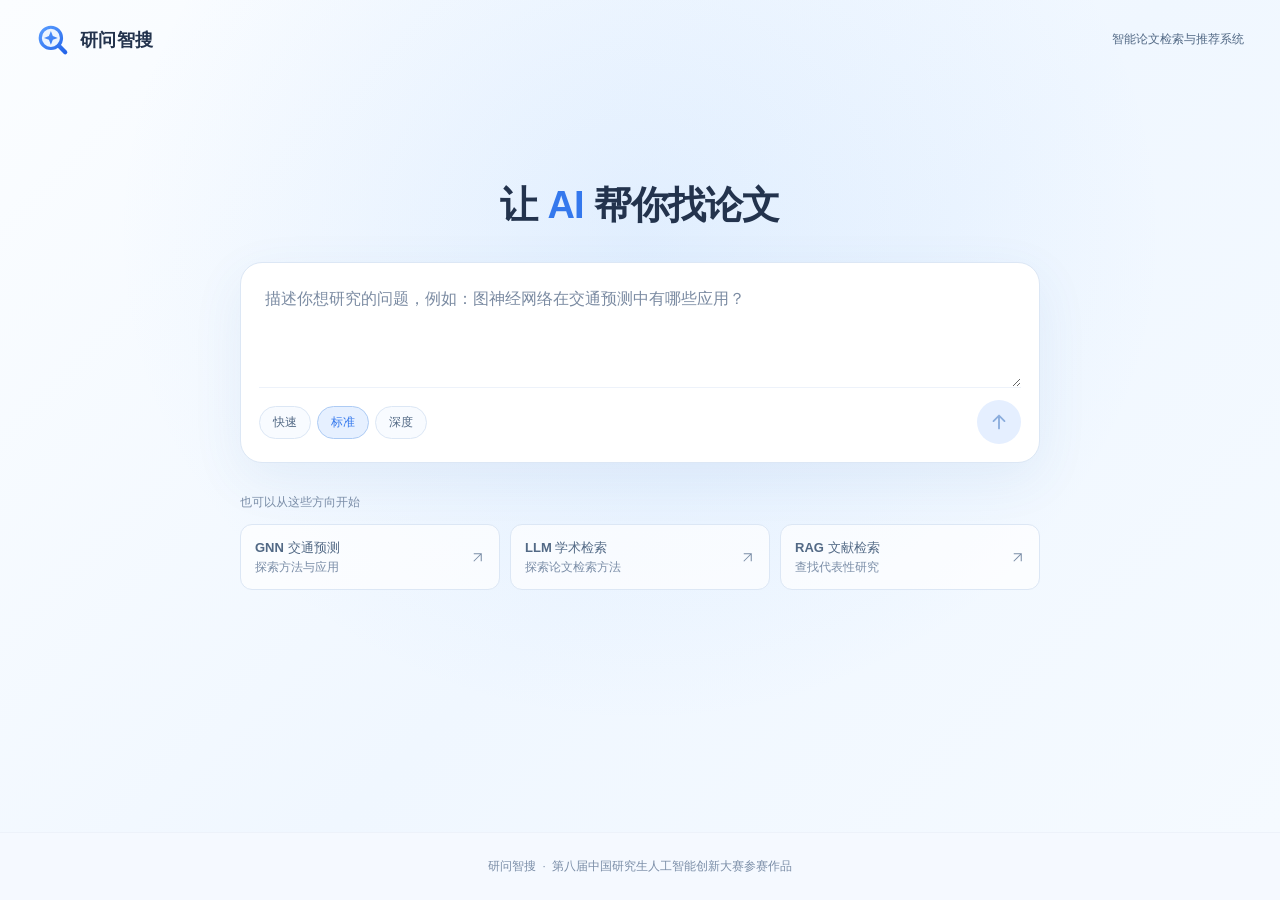
<file: frontend/index.html>
<!doctype html>
<html lang="zh-CN">
<head>
  <meta charset="utf-8" />
  <meta name="viewport" content="width=device-width, initial-scale=1" />
  <title>研问智搜——智能论文检索与推荐系统</title>
  <style>
    /* ── Design tokens ── */
    :root {
      --bg:           #050c1a;
      --card:         rgba(14,26,62,0.90);
      --card2:        rgba(16,32,68,0.78);
      --border:       rgba(56,189,248,0.15);
      --border-h:     rgba(56,189,248,0.32);
      --cyan:         #38bdf8;
      --cyan2:        rgba(56,189,248,0.80);
      --blue:         #3b82f6;
      --purple:       #8b5cf6;
      --green:        #10b981;
      --amber:        #f59e0b;
      --red:          #ef4444;
      --text:         #e2e8f0;
      --text2:        #94a3b8;
      --muted:        #475569;
      --r:            14px;
      --r-sm:         10px;
      --r-xs:         7px;
      --shadow:       0 4px 24px rgba(0,0,0,.42), inset 0 1px 0 rgba(255,255,255,.03);
      --shadow-h:     0 8px 40px rgba(0,0,0,.55), 0 0 0 1px rgba(56,189,248,.20);
    }

    /* ── Reset ── */
    *, *::before, *::after { box-sizing: border-box; margin: 0; padding: 0; }
    html { scroll-behavior: smooth; }
    body {
      font-family: -apple-system, BlinkMacSystemFont, "Segoe UI", "Microsoft YaHei", "PingFang SC", sans-serif;
      background: var(--bg);
      color: var(--text);
      line-height: 1.6;
      min-height: 100vh;
      overflow-x: hidden;
    }
    a { color: var(--cyan); text-decoration: none; }
    a:hover { color: #7dd3fc; text-decoration: underline; }
    .hidden { display:none !important; }

    /* ── Background grid + orbs ── */
    body::before {
      content: '';
      position: fixed; inset: 0; z-index: 0; pointer-events: none;
      background-image:
        linear-gradient(rgba(56,189,248,.04) 1px, transparent 1px),
        linear-gradient(90deg, rgba(56,189,248,.04) 1px, transparent 1px);
      background-size: 52px 52px;
    }
    .bg-orbs { position: fixed; inset: 0; z-index: 0; pointer-events: none; overflow: hidden; }
    .orb { position: absolute; border-radius: 50%; filter: blur(80px); }
    .orb1 { width:640px; height:640px; top:-220px; right:-160px;
             background: radial-gradient(circle, rgba(56,189,248,.13) 0%, transparent 70%); }
    .orb2 { width:520px; height:520px; bottom:-160px; left:-120px;
             background: radial-gradient(circle, rgba(139,92,246,.11) 0%, transparent 70%); }
    .orb3 { width:420px; height:420px; top:42%; left:38%;
             background: radial-gradient(circle, rgba(16,185,129,.07) 0%, transparent 70%); }

    /* 首页采用单列输入布局；结果区沿用现有样式与单页浏览方式。 */
    .hero { position:relative; z-index:1; min-height:calc(100svh - 68px); padding:0 36px 48px; background:linear-gradient(135deg,#fcfaff 0%,#f5f7ff 55%,#faf7ff 100%); }
    .hero::before { content:''; position:absolute; inset:0; pointer-events:none; background:radial-gradient(ellipse at 50% 28%,rgba(167,139,250,.10),transparent 58%); }
    .hero-topbar { position:relative; z-index:1; max-width:1440px; height:80px; margin:auto; display:flex; align-items:center; justify-content:space-between; gap:16px; }
    .brand { display:flex; align-items:center; gap:10px; }
    .brand-icon { width:34px; height:34px; display:block; flex-shrink:0; }
    .brand-name { color:#302440; font-size:18px; font-weight:650; letter-spacing:.3px; }
    .brand-en { color:#81748f; font-size:12px; }
    .hero-inner { position:relative; z-index:2; width:100%; max-width:800px; margin:clamp(44px,11vh,120px) auto 0; }
    .welcome { text-align:center; }
    .welcome-title { color:#30253f; font-size:clamp(28px,3vw,38px); font-weight:650; letter-spacing:-.8px; line-height:1.4; }
    .welcome-accent { color:#8050db; }
    .sr-only { position:absolute; width:1px; height:1px; padding:0; margin:-1px; overflow:hidden; clip:rect(0,0,0,0); white-space:nowrap; border:0; }
    .search-composer { margin-top:30px; padding:18px; border:1px solid #e4ddee; border-radius:22px; background:#fff; box-shadow:0 16px 52px rgba(103,75,157,.08); transition:border-color .2s,box-shadow .2s; }
    .search-composer:focus-within { border-color:#b99ae9; box-shadow:0 16px 52px rgba(103,75,157,.10),0 0 0 3px rgba(167,139,250,.10); }
    .search-wrap { display:block; }
    #query { display:block; width:100%; min-height:106px; max-height:260px; padding:4px 6px 16px; border:0; outline:0; resize:vertical; color:#3c304d; background:transparent; font-family:inherit; font-size:16px; line-height:1.75; }
    #query::placeholder { color:#8a8099; }
    .composer-tools { display:flex; align-items:center; justify-content:space-between; gap:12px; border-top:1px solid #f0eaf6; padding-top:12px; }
    /* 圆形发送按钮只展示上箭头，名称通过 aria-label 提供给辅助阅读工具。 */
    #searchBtn { display:inline-flex; align-items:center; justify-content:center; width:44px; height:44px; padding:0; flex-shrink:0; border:0; border-radius:50%; background:#9ed3ff; color:#fff; cursor:pointer; transition:background .15s,transform .15s; }
    #searchBtn:not(:disabled):hover { background:#85c7fc; transform:translateY(-1px); }
    #searchBtn:not(:disabled):active { transform:scale(.98); }
    #searchBtn:disabled { cursor:default; transform:none; }
    #searchBtn svg { width:22px; height:22px; }
    /* 三档检索深度常显，点击即可切换；紫色高亮表示当前档位。 */
    .mode-switch { display:flex; gap:6px; margin:0; align-items:center; }
    .mode-btn { border:1px solid #e8e0f0; background:#fcfaff; color:#786487;
      border-radius:999px; padding:7px 13px; cursor:pointer; font-family:inherit; font-size:12px; transition:.2s; }
    .mode-btn:hover { border-color:#cdb2ee; background:#f6f1ff; }
    .mode-btn.active { color:#7b3fd0; border-color:#cdb2ee; background:#f0e7ff; }
    .mode-btn:focus-visible,#searchBtn:focus-visible,.eg-btn:focus-visible { outline:2px solid #a779ec; outline-offset:4px; }
    .helios-trace { display:grid; gap:9px; margin-top:10px; }
    .helios-step { display:grid; grid-template-columns:92px 1fr auto; gap:12px; align-items:center;
      padding:11px 12px; border:1px solid rgba(14,165,233,.16); border-radius:11px; background:rgba(14,165,233,.045); }
    .helios-action { font-size:11px; font-weight:800; color:#0369a1; text-transform:uppercase; letter-spacing:.4px; }
    .helios-reason { font-size:12px; color:var(--text2); line-height:1.55; }
    .helios-utility { font-size:11px; color:#64748b; white-space:nowrap; }
    @media (max-width:720px) { .helios-step { grid-template-columns:1fr; gap:5px; } }
    .landscape-grid { display:grid; grid-template-columns:repeat(4,1fr); gap:10px; }
    .land-card { padding:14px; border:1px solid var(--border); border-radius:12px; background:var(--card2); }
    .land-num { font-size:23px; font-weight:800; color:var(--text); }
    .land-lbl { font-size:12px; color:var(--text2); margin-top:3px; }
    .term-cloud { display:flex; flex-wrap:wrap; gap:7px; margin-top:14px; }
    .term-chip { background:rgba(14,165,233,.09); color:var(--cyan); border:1px solid rgba(14,165,233,.18);
      border-radius:999px; padding:5px 9px; font-size:11px; }
    .evidence-wrap { overflow:auto; }
    .evidence-table { width:100%; border-collapse:collapse; min-width:820px; font-size:12px; }
    .evidence-table th,.evidence-table td { padding:10px 9px; border-bottom:1px solid var(--border); text-align:left; }
    .evidence-table th { color:var(--text2); font-size:12px; background:var(--card2); }
    .cov-dot { display:inline-flex; width:31px; height:22px; border-radius:6px; align-items:center; justify-content:center;
      color:#fff; font-size:10px; font-weight:700; }
    .role-badge { display:inline-flex; border-radius:999px; padding:4px 8px; font-size:10.5px; font-weight:700; margin-right:6px; }
    .role-foundation { color:#92400e; background:#fef3c7; }
    .role-bridge { color:#5b21b6; background:#ede9fe; }
    .role-frontier { color:#047857; background:#d1fae5; }
    .role-development { color:#075985; background:#e0f2fe; }
    .evidence-quote { margin:12px 0 4px; padding:12px 14px; border-left:3px solid #0ea5e9;
      background:rgba(14,165,233,.055); border-radius:0 10px 10px 0; color:var(--text2); font-size:12.5px; line-height:1.65; }
    .evidence-meta { color:var(--muted); font-size:10.5px; margin-top:5px; }
    .result-actions { position:sticky; top:8px; z-index:20; display:flex; justify-content:space-between;
      align-items:center; gap:10px; padding:10px 12px; margin-bottom:12px; border:1px solid var(--border);
      border-radius:13px; background:rgba(7,20,43,.92); backdrop-filter:blur(14px); box-shadow:var(--shadow); }
    .ra-meta { min-width:0; flex:1; }
    .ra-query { font-size:12px; color:var(--text2); white-space:nowrap; overflow:hidden; text-overflow:ellipsis; }
    .ra-query strong { color:var(--text); font-weight:600; }
    .action-title { font-size:11.5px; color:#94a3b8; margin-top:2px; }
    .at-hint { color:var(--text2); }
    .action-btns { display:flex; gap:7px; flex-wrap:wrap; flex-shrink:0; }
    .action-btn { border:1px solid rgba(56,189,248,.24); color:#7dd3fc; background:rgba(14,165,233,.08);
      border-radius:8px; padding:7px 10px; font-size:11px; cursor:pointer; }
    .action-btn:hover { background:rgba(14,165,233,.18); }
    /* 结果排序切换：只改变同一批论文的排列顺序，不引入新论文。 */
    .result-sort { display:flex; align-items:center; gap:6px; flex-wrap:wrap; margin-bottom:12px; }
    .rs-label { font-size:11.5px; color:var(--text2); margin-right:2px; }
    .rs-btn { border:1px solid var(--border); background:rgba(15,28,70,.8); color:var(--text2);
      border-radius:999px; padding:5px 12px; font-size:11.5px; font-family:inherit; cursor:pointer;
      transition:background .18s, border-color .18s, color .18s; }
    .rs-btn:hover { border-color:var(--border-h); color:var(--text); }
    .rs-btn.active { color:#fff; border-color:transparent; background:linear-gradient(135deg,#0284c7,#7c3aed); }
    .rs-btn:focus-visible { outline:2px solid var(--cyan); outline-offset:2px; }

    /* 结果优先：使用原生折叠组件，让详细信息按需展开并支持键盘操作。 */
    #results { scroll-margin-top:14px; }
    .result-details { margin-bottom:14px; border:1px solid var(--border); border-radius:var(--r); background:var(--card); }
    .result-details > summary { display:flex; align-items:center; gap:10px; padding:15px 20px; cursor:pointer; list-style:none; color:var(--text); font-size:13px; font-weight:600; }
    .result-details > summary::-webkit-details-marker { display:none; }
    .result-details > summary::before { content:'▸'; color:var(--cyan); transition:transform .15s; }
    .result-details[open] > summary::before { transform:rotate(90deg); }
    .result-details > summary:focus-visible { outline:2px solid var(--cyan); outline-offset:3px; border-radius:var(--r-sm); }
    .detail-hint { margin-left:auto; color:var(--text2); font-size:11px; font-weight:400; }
    .detail-body { padding:0 16px 16px; }
    .detail-body > .sec:last-child { margin-bottom:0; }
    .paper-details { margin:14px 0 0; background:rgba(56,189,248,.025); }
    .paper-details > summary { padding:10px 12px; font-size:12px; }
    .paper-details .detail-body { padding:0 12px 12px; }
    .paper-details .pabstract { display:block; }
    .paper-actions { display:flex; flex-wrap:wrap; gap:8px; margin-top:12px; }
    .search-notice { margin-bottom:12px; padding:10px 14px; border:1px solid rgba(245,158,11,.30); border-radius:var(--r-sm); background:rgba(245,158,11,.07); color:#fcd34d; font-size:12px; }
    .search-notice li { margin-left:16px; }
    /* 单页布局：结果直接排在首页介绍下方，不切换到独立结果页；搜索完成后自动下滑到结果区。 */
    .back-to-search { position:fixed; right:28px; bottom:28px; z-index:60; display:none; align-items:center; gap:6px;
      padding:10px 16px; border:1px solid var(--border-h); border-radius:999px; background:rgba(7,20,43,.94);
      color:#7dd3fc; font-size:12.5px; font-family:inherit; cursor:pointer; backdrop-filter:blur(14px);
      box-shadow:var(--shadow); transition:background .2s, border-color .2s; }
    .back-to-search.show { display:inline-flex; }
    .back-to-search:hover { background:rgba(14,165,233,.18); border-color:rgba(56,189,248,.5); }
    .candidate-pager { display:flex; flex-wrap:wrap; justify-content:center; align-items:center; gap:12px; margin-top:16px; color:var(--text2); font-size:12px; }
    .candidate-pager button:disabled { opacity:.45; cursor:default; }

    /* Example buttons */
    .examples { display:grid; grid-template-columns:repeat(3,minmax(0,1fr)); gap:10px; margin-top:30px; }
    .examples-lbl { grid-column:1/-1; margin-bottom:2px; color:#95839f; font-size:12px; }
    .eg-btn { display:flex; align-items:center; gap:10px; padding:14px; border:1px solid #e5deed; border-radius:12px; background:rgba(255,255,255,.7); color:#685277; font-family:inherit; text-align:left; cursor:pointer; transition:background .18s,border-color .18s,transform .18s; }
    .eg-btn:hover { background:#fff; border-color:#c8abe9; transform:translateY(-2px); }
    .eg-title { display:block; font-size:13px; font-weight:550; }
    .eg-desc { display:block; margin-top:3px; color:#92809e; font-size:11.5px; }
    .eg-arrow { width:15px; height:15px; margin-left:auto; color:#a187b6; flex-shrink:0; }

    /* ── Page wrap ── */
    .page-wrap {
      position: relative; z-index: 1;
      max-width: 1440px; margin: 0 auto;
      padding: 28px 40px 72px;
    }
    /* 尚未检索时不留下空白结果区，检索后恢复原有单页结果布局。 */
    .page-wrap:has(> #results:empty):has(> #loadingState.hidden):has(> #errorState.hidden) { padding-top:0; padding-bottom:0; }

    /* ── Loading ── */
    .loading-state {
      background: var(--card); backdrop-filter: blur(16px);
      border: 1px solid var(--border); border-radius: var(--r);
      padding: 44px 32px; text-align: center;
      box-shadow: var(--shadow); margin-bottom: 16px;
    }
    .loading-state.hidden { display: none; }
    .loading-title { font-size: 16px; font-weight: 700; color: var(--cyan); margin-bottom: 28px; letter-spacing: .5px; }
    .scan-wrap {
      width: 100%; max-width: 420px; margin: 0 auto 30px;
      height: 3px; background: rgba(56,189,248,.10); border-radius: 2px; overflow: hidden; position: relative;
    }
    .scan-bar {
      position: absolute; top: 0; left: -40%; height: 100%; width: 40%; border-radius: 2px;
      background: linear-gradient(90deg, transparent, var(--cyan), transparent);
      animation: scanAnim 1.4s ease-in-out infinite;
    }
    @keyframes scanAnim { 0% { left:-40%; } 100% { left:120%; } }
    .loading-elapsed { color:var(--cyan); font-size:20px; margin-bottom:10px; }
    .loading-note { max-width:560px; margin:0 auto; font-size:13px; color:var(--text2); }

    /* ── Error state ── */
    .error-state {
      background: var(--card); backdrop-filter: blur(16px);
      border: 1px solid rgba(239,68,68,.25); border-radius: var(--r);
      padding: 36px 32px; box-shadow: var(--shadow), 0 0 0 1px rgba(239,68,68,.06);
      margin-bottom: 16px;
    }
    .error-state.hidden { display: none; }
    .err-header { display: flex; align-items: center; gap: 16px; margin-bottom: 22px; }
    .err-icon {
      width: 46px; height: 46px; border-radius: 12px; flex-shrink: 0;
      background: rgba(239,68,68,.12); border: 1px solid rgba(239,68,68,.25);
      display: flex; align-items: center; justify-content: center; font-size: 20px;
    }
    .err-title { font-size: 18px; font-weight: 700; color: #fca5a5; margin-bottom: 5px; }
    .err-badge {
      display: inline-block; padding: 2px 10px; border-radius: 6px; font-size: 11px;
      font-weight: 700; letter-spacing: 1px; color: #f87171;
      background: rgba(239,68,68,.14); border: 1px solid rgba(239,68,68,.30);
    }
    .err-detail {
      font-size: 13.5px; color: var(--text2);
      background: rgba(239,68,68,.04); border: 1px solid rgba(239,68,68,.12);
      border-radius: var(--r-sm); padding: 14px 18px; margin-bottom: 18px;
    }
    .err-retry-btn {
      padding: 9px 26px; background: rgba(239,68,68,.10); border: 1px solid rgba(239,68,68,.30);
      border-radius: var(--r-xs); color: #fca5a5; font-size: 13px; font-weight: 600;
      cursor: pointer; font-family: inherit; transition: background .2s, border-color .2s;
    }
    .err-retry-btn:hover { background: rgba(239,68,68,.18); border-color: rgba(239,68,68,.50); }

    /* ── Query warn (400) ── */
    .query-warn {
      display: flex; align-items: flex-start; gap: 16px;
      background: rgba(245,158,11,.06); border: 1px solid rgba(245,158,11,.22);
      border-radius: var(--r); padding: 28px 28px;
    }
    .qw-icon { font-size: 26px; flex-shrink: 0; filter: drop-shadow(0 0 6px rgba(245,158,11,.4)); }
    .qw-title { font-size: 16px; font-weight: 700; color: var(--amber); margin-bottom: 6px; }
    .qw-msg { font-size: 13px; color: var(--text2); }

    /* ── Results layout ── */
    .results-top { display: grid; grid-template-columns: 1fr 380px; gap: 16px; align-items: start; }
    .results-left {} .results-right {}

    /* ── Section cards ── */
    .sec {
      background: var(--card); backdrop-filter: blur(16px);
      border: 1px solid var(--border); border-radius: var(--r);
      box-shadow: var(--shadow); margin-bottom: 16px; overflow: hidden;
      transition: border-color .25s, box-shadow .25s;
    }
    .sec:hover { border-color: rgba(56,189,248,.22); }
    .sec-head {
      display: flex; align-items: center; gap: 10px;
      padding: 14px 20px; border-bottom: 1px solid rgba(56,189,248,.08);
      background: rgba(56,189,248,.03);
    }
    .sec-ico {
      width: 26px; height: 26px; border-radius: 7px;
      display: flex; align-items: center; justify-content: center;
      font-size: 12px; font-weight: 800; flex-shrink: 0;
    }
    .sec-title { font-size: 13.5px; font-weight: 700; color: var(--text); letter-spacing: .3px; }
    .sec-body { padding: 20px; }

    /* ── Info grid ── */
    .info-grid { display: grid; grid-template-columns: repeat(2,1fr); gap: 10px; }
    .info-card {
      background: rgba(20,38,80,.70); border: 1px solid rgba(56,189,248,.13);
      border-radius: var(--r-sm); padding: 12px 14px; transition: border-color .2s;
    }
    .info-card:hover { border-color: rgba(56,189,248,.22); }
    .info-card.span2 { grid-column: 1 / -1; }
    .ilabel { font-size: 11px; font-weight: 700; color: rgba(148,163,184,.80); text-transform: uppercase; letter-spacing: .7px; margin-bottom: 5px; }
    .ivalue { font-size: 14px; color: var(--text); line-height: 1.6; word-break: break-word; }

    /* ── Query list (code style) ── */
    .qlist { list-style: none; display: flex; flex-direction: column; gap: 6px; }
    .qlist li {
      display: flex; align-items: flex-start; gap: 8px;
      font-size: 13px; color: var(--text2); font-family: "Consolas","Monaco",monospace;
      background: rgba(56,189,248,.05); border: 1px solid rgba(56,189,248,.10);
      border-radius: var(--r-xs); padding: 7px 12px;
    }
    .qnum {
      width: 18px; height: 18px; border-radius: 50%; flex-shrink: 0; margin-top: 1px;
      background: rgba(56,189,248,.20); color: var(--cyan);
      font-size: 9.5px; font-weight: 700; display: flex; align-items: center; justify-content: center;
    }
    .qnum.green { background: rgba(16,185,129,.20); color: var(--green); }

    /* ── Flow diagram ── */
    .flow-row {
      display: flex; align-items: stretch; flex-wrap: nowrap;
      overflow-x: auto; gap: 0; margin-bottom: 20px; padding-bottom: 4px;
    }
    .flow-node {
      flex: 1; min-width: 110px;
      background: rgba(14,165,233,.06); border: 1px solid rgba(56,189,248,.20);
      border-radius: var(--r-sm); padding: 13px 10px; text-align: center;
      transition: border-color .2s, background .2s;
    }
    .flow-node:hover { background: rgba(14,165,233,.10); border-color: rgba(56,189,248,.38); }
    .flow-node.done { background: rgba(16,185,129,.06); border-color: rgba(16,185,129,.25); }
    .flow-node.done:hover { background: rgba(16,185,129,.10); border-color: rgba(16,185,129,.42); }
    .fn-step { font-size: 9.5px; font-weight: 700; letter-spacing: .5px; color: var(--cyan); margin-bottom: 4px; }
    .fn-step.gn { color: var(--green); }
    .fn-title { font-size: 12px; font-weight: 700; color: var(--text); margin-bottom: 3px; }
    .fn-stat { font-size: 12px; color: rgba(148,163,184,.80); line-height: 1.45; }
    .fn-stat.gn { color: var(--green); }
    .flow-arrow { display: flex; align-items: center; justify-content: center; padding: 0 4px; color: rgba(56,189,248,.35); font-size: 18px; flex-shrink: 0; }

    /* ── Keyword tags ── */
    .kw-cloud { display: flex; flex-wrap: wrap; gap: 8px; }
    .kw { padding: 4px 13px; border-radius: 20px; font-size: 12.5px; font-weight: 600; font-family: "Consolas",monospace; transition: transform .15s; }
    .kw:hover { transform: translateY(-1px); }
    .kw0 { background:rgba(56,189,248,.11); color:var(--cyan);   border:1px solid rgba(56,189,248,.25); box-shadow:0 0 8px rgba(56,189,248,.10); }
    .kw1 { background:rgba(16,185,129,.10); color:var(--green);  border:1px solid rgba(16,185,129,.25); box-shadow:0 0 8px rgba(16,185,129,.08); }
    .kw2 { background:rgba(139,92,246,.10); color:var(--purple); border:1px solid rgba(139,92,246,.25); box-shadow:0 0 8px rgba(139,92,246,.08); }
    .kw3 { background:rgba(245,158,11,.10); color:var(--amber);  border:1px solid rgba(245,158,11,.25); box-shadow:0 0 8px rgba(245,158,11,.08); }
    .kw4 { background:rgba(59,130,246,.10); color:#60a5fa;       border:1px solid rgba(59,130,246,.25); box-shadow:0 0 8px rgba(59,130,246,.08); }

    /* ── Hint / strategy box ── */
    .hint {
      background: rgba(56,189,248,.04); border: 1px solid rgba(56,189,248,.12);
      border-left: 3px solid rgba(56,189,248,.50);
      border-radius: 0 var(--r-xs) var(--r-xs) 0;
      padding: 10px 14px; font-size: 13px; color: var(--text2); line-height: 1.75;
    }

    /* ── Source chips ── */
    .src-chips { display:flex; flex-wrap:wrap; gap:6px; margin-top:6px; }
    .src-chip { padding:3px 10px; border-radius:12px; font-size:12px; font-weight:600; background:rgba(56,189,248,.10); color:var(--cyan); border:1px solid rgba(56,189,248,.22); }
    .fallback-note { font-size:12px; color:var(--amber); background:rgba(245,158,11,.07); border:1px solid rgba(245,158,11,.20); border-radius:var(--r-xs); padding:6px 10px; margin-top:8px; }

    /* ── Divider ── */
    .div { height:1px; background:rgba(56,189,248,.08); margin:16px 0; }

    /* ── Metrics ── */
    .metrics-grid { display: grid; grid-template-columns: repeat(2,1fr); gap: 10px; }
    .mcard {
      background: rgba(20,38,80,.78); border: 1px solid rgba(56,189,248,.15);
      border-radius: var(--r-sm); padding: 16px 10px; text-align: center;
      transition: transform .2s, border-color .2s, box-shadow .2s;
    }
    .mcard:hover { transform: translateY(-2px); border-color: rgba(56,189,248,.28); box-shadow: 0 4px 16px rgba(0,0,0,.3); }
    .mnum { font-size: 28px; font-weight: 800; color: var(--cyan); line-height: 1.1; letter-spacing: -.5px; font-variant-numeric: tabular-nums; }
    .mnum.g { color: var(--green); }
    .mnum.p { color: var(--purple); }
    .mnum.zero { color: #334155; }
    .mlbl { font-size: 12.5px; color: rgba(148,163,184,.85); margin-top: 4px; font-weight: 500; }

    /* ── Summary ── */
    .sum-p { font-size: 13.5px; color: var(--text2); line-height: 1.85; margin-bottom: 12px; }
    .sum-p:last-child { margin-bottom: 0; }

    /* ── Paper cards ── */
    .papers-stack { display: flex; flex-direction: column; gap: 16px; }
    .pcard {
      background: var(--card); border: 1px solid var(--border); border-radius: var(--r);
      padding: 22px 24px; transition: transform .25s, box-shadow .25s, border-color .25s;
    }
    .pcard:hover { transform: translateY(-3px); box-shadow: var(--shadow-h); border-color: rgba(56,189,248,.26); }
    /* 后端精选结果在真实数据上就是相关度排名第一的那篇，这里只做高亮标记，不单独成区。 */
    .pcard.pcard-best { border-color: rgba(16,185,129,.40); box-shadow: 0 0 0 1px rgba(16,185,129,.16), var(--shadow); }
    .rb-best { background:rgba(16,185,129,.18); color:#34d399; border:1px solid rgba(16,185,129,.38); }
    #resultList { scroll-margin-top: 78px; }

    .pcard-top { display: flex; align-items: flex-start; gap: 14px; margin-bottom: 12px; }
    .pnum {
      width: 30px; height: 30px; border-radius: 50%; flex-shrink: 0;
      background: linear-gradient(135deg, rgba(14,165,233,.28), rgba(124,58,237,.28));
      border: 1px solid rgba(56,189,248,.30);
      color: var(--cyan); font-size: 13px; font-weight: 700;
      display: flex; align-items: center; justify-content: center; font-variant-numeric: tabular-nums;
    }
    .ptitle { font-size: 15px; font-weight: 700; color: var(--text); line-height: 1.5; flex: 1; }
    .ptitle a { color: inherit; }
    .ptitle a:hover { color: var(--cyan); text-decoration: none; }

    .pscore-wrap { flex-shrink: 0; text-align: right; padding-left: 16px; }
    .pscore-big {
      font-size: 24px; font-weight: 900; font-variant-numeric: tabular-nums; line-height: 1;
      background: linear-gradient(135deg, #38bdf8, #8b5cf6);
      -webkit-background-clip: text; -webkit-text-fill-color: transparent; background-clip: text;
    }
    .pscore-lbl { font-size: 10px; color: var(--muted); letter-spacing: .5px; margin-top: 2px; }

    /* Badges */
    .rbadge {
      display: inline-flex; align-items: center; padding: 2px 9px; border-radius: 10px;
      font-size: 11px; font-weight: 700; margin-right: 4px; vertical-align: middle; white-space: nowrap;
    }
    .rb-first  { background:rgba(16,185,129,.15); color:#34d399; border:1px solid rgba(16,185,129,.30); }
    .rb-second { background:rgba(245,158,11,.12);  color:var(--amber); border:1px solid rgba(245,158,11,.25); }
    .rb-both   { background:rgba(56,189,248,.12);  color:var(--cyan);  border:1px solid rgba(56,189,248,.25); }
    .api-badge { display:inline-flex; align-items:center; padding:1px 8px; border-radius:8px; font-size:10.5px; font-weight:700; margin-right:4px; vertical-align:middle; }
    .api-oa { background:rgba(56,189,248,.10); color:var(--cyan);  border:1px solid rgba(56,189,248,.22); }
    .api-s2 { background:rgba(16,185,129,.10); color:var(--green); border:1px solid rgba(16,185,129,.22); }
    .api-cr { background:rgba(139,92,246,.10); color:var(--purple); border:1px solid rgba(139,92,246,.22); }
    .api-ax { background:rgba(239,68,68,.10); color:#f87171; border:1px solid rgba(239,68,68,.22); }

    .pmeta { display:flex; flex-wrap:wrap; gap:4px 10px; align-items:center; font-size:12px; color:var(--text2); margin-bottom:14px; }
    .pmeta-sep { color:rgba(56,189,248,.22); }

    /* Score bars */
    .score-grid { display:grid; grid-template-columns:repeat(2,1fr); gap:10px; margin-bottom:12px; }
    .si { display:flex; flex-direction:column; gap:4px; }
    .si-head { display:flex; justify-content:space-between; font-size:12px; }
    .si-lbl { color:var(--muted); font-weight:600; }
    .si-val { color:var(--text2); font-weight:700; font-variant-numeric:tabular-nums; }
    .bar-track { height:5px; border-radius:3px; background:rgba(56,189,248,.07); overflow:hidden; }
    .bar-fill { height:100%; border-radius:3px; transition:width .5s ease; }
    .bar-blue   { background:linear-gradient(90deg,#2563eb,#38bdf8); }
    .bar-green  { background:linear-gradient(90deg,#059669,#34d399); }
    .bar-orange { background:linear-gradient(90deg,#d97706,#fbbf24); }
    .bar-purple { background:linear-gradient(90deg,#7c3aed,#a78bfa); }

    .pabstract { font-size:13px; color:var(--text2); line-height:1.75; margin-bottom:10px; display:-webkit-box; -webkit-line-clamp:4; -webkit-box-orient:vertical; overflow:hidden; }
    .preason { padding:8px 14px; border-left:3px solid rgba(16,185,129,.50); background:rgba(16,185,129,.05); border-radius:0 var(--r-xs) var(--r-xs) 0; font-size:12.5px; color:rgba(52,211,153,.85); line-height:1.7; margin-bottom:8px; }
    .pscoreexp { padding:8px 14px; border-left:3px solid rgba(245,158,11,.50); background:rgba(245,158,11,.05); border-radius:0 var(--r-xs) var(--r-xs) 0; font-size:12px; color:rgba(251,191,36,.80); line-height:1.7; margin-bottom:8px; }
    .pmatched { font-size:11.5px; color:var(--muted); font-family:"Consolas",monospace; }
    .plink-btn {
      display:inline-flex; align-items:center; gap:5px; margin-top:10px;
      padding:6px 16px; background:rgba(56,189,248,.08); border:1px solid rgba(56,189,248,.22);
      border-radius:var(--r-xs); color:var(--cyan); font-size:12px; font-weight:600;
      text-decoration:none; transition:background .2s, border-color .2s;
    }
    .plink-btn:hover { background:rgba(56,189,248,.16); border-color:rgba(56,189,248,.42); text-decoration:none; }

    /* ── Relation table ── */
    .tbl-wrap { overflow-x:auto; }
    .rtbl { width:100%; border-collapse:collapse; font-size:13px; }
    .rtbl th { background:rgba(56,189,248,.05); color:var(--muted); font-weight:700; font-size:10.5px; text-transform:uppercase; letter-spacing:.6px; padding:12px 14px; border-bottom:1px solid rgba(56,189,248,.15); text-align:left; white-space:nowrap; }
    .rtbl td { padding:11px 14px; border-bottom:1px solid rgba(56,189,248,.07); color:var(--text2); vertical-align:top; transition:background .15s; }
    .rtbl tr:last-child td { border-bottom:none; }
    .rtbl tbody tr:hover td { background:rgba(56,189,248,.04); }
    .rtbl td:first-child { font-weight:600; color:var(--text); max-width:280px; word-break:break-word; }
    .rel-reason { max-width:200px; white-space:nowrap; overflow:hidden; text-overflow:ellipsis; color:var(--muted); font-size:12px; }

    /* ── Relation graph ── */
    .graph-wrap { position:relative; width:100%; }
    #relGraph { width:100%; height:auto; display:block; background:radial-gradient(circle at 50% 40%, rgba(56,189,248,.04), transparent 70%); border-radius:var(--r-sm); }
    .g-edge { stroke:rgba(56,189,248,.16); stroke-width:1; transition:stroke .15s; }
    .g-edge.hot { stroke:rgba(56,189,248,.55); stroke-width:1.6; }
    .g-node { cursor:pointer; transition:filter .15s; }
    .g-node:hover { filter:brightness(1.25); }
    .g-node circle { transition:stroke-width .15s; }
    .g-label { font-size:10px; fill:var(--text2); pointer-events:none; font-family:"Consolas",monospace; }
    .g-hublabel { font-size:10.5px; font-weight:700; fill:#bae6fd; pointer-events:none; }
    .graph-legend { display:flex; flex-wrap:wrap; gap:14px; margin-top:12px; justify-content:center; }
    .gl-item { display:flex; align-items:center; gap:6px; font-size:11.5px; color:var(--muted); }
    .gl-dot { width:11px; height:11px; border-radius:50%; flex-shrink:0; }
    .graph-tip {
      position:absolute; pointer-events:none; opacity:0; transition:opacity .12s;
      max-width:280px; padding:9px 12px; border-radius:var(--r-xs); z-index:20;
      background:rgba(8,18,45,.96); border:1px solid rgba(56,189,248,.30);
      box-shadow:0 6px 24px rgba(0,0,0,.5); font-size:12px; color:var(--text);
    }
    .graph-tip .gt-title { font-weight:700; color:var(--cyan); margin-bottom:4px; line-height:1.4; }
    .graph-tip .gt-meta { font-size:11px; color:var(--muted); }
    .graph-hint { font-size:11.5px; color:var(--muted); text-align:center; margin-bottom:10px; }

    /* ── Footer ── */
    footer { position:relative; z-index:1; text-align:center; padding:24px 36px; font-size:11.5px; color:#9a8ba6; background:#f9f7fd; border-top:1px solid #eee8f4; }
    footer em { color:rgba(56,189,248,.55); font-style:normal; }

    /* ── Scrollbar ── */
    ::-webkit-scrollbar { width:5px; height:5px; }
    ::-webkit-scrollbar-track { background:transparent; }
    ::-webkit-scrollbar-thumb { background:rgba(56,189,248,.20); border-radius:3px; }
    ::-webkit-scrollbar-thumb:hover { background:rgba(56,189,248,.38); }

    /* ── Responsive ── */
    @media (max-width:1100px) {
      .results-top { grid-template-columns:1fr; }
    }
    @media (max-width:700px) {
      .hero { padding:0 20px 36px; }
      .hero-topbar { height:68px; }
      .hero-inner { margin-top:clamp(36px,9vh,76px); }
      .hero .brand-en { display:none; }
      .brand-name { font-size:16px; }
      .welcome-title { font-size:28px; }
      .search-composer { margin-top:24px; padding:14px; border-radius:18px; }
      #query { min-height:112px; font-size:15px; }
      .composer-tools { gap:6px; }
      .examples { grid-template-columns:1fr; gap:8px; margin-top:24px; }
      .eg-btn { padding:11px 14px; }
      .eg-desc { display:inline; margin-left:8px; }
      .page-wrap { padding:20px 16px 52px; }
      .info-grid { grid-template-columns:1fr; }
      .info-card.span2 { grid-column:auto; }
      .score-grid { grid-template-columns:1fr; }
      .metrics-grid { grid-template-columns:repeat(2,1fr); }
      .landscape-grid { grid-template-columns:repeat(2,1fr); }
      .result-actions { flex-wrap:wrap; flex-direction:column; align-items:stretch; gap:8px; }
      .ra-query { white-space:normal; display:-webkit-box; -webkit-line-clamp:2; -webkit-box-orient:vertical; overflow:hidden; }
      .action-btns { justify-content:flex-end; }
      .at-hint { display:none; }
      .result-details > summary { flex-wrap:wrap; }
      .detail-hint { width:100%; margin-left:18px; }
      .search-settings-head { flex-wrap:wrap; gap:4px; }
      .ssh-hint { width:100%; margin-left:0; }
      .back-to-search { right:16px; bottom:16px; padding:9px 13px; font-size:12px; }
    }
  </style>
  <!-- 默认采用已选定的晴空蓝，其余配色仍可通过 theme 参数预览。 -->
  <link rel="stylesheet" href="/frontend/themes.css?v=20261017-4" />
  <script>
    (function () {
      const theme = new URLSearchParams(window.location.search).get('theme');
      const availableThemes = ['lilac', 'sky', 'mint', 'peach', 'ink'];
      document.documentElement.dataset.theme = availableThemes.includes(theme) ? theme : 'sky';
    })();
  </script>
</head>
<body>

<div class="bg-orbs">
  <div class="orb orb1"></div>
  <div class="orb orb2"></div>
  <div class="orb orb3"></div>
</div>

<!-- ═══════════════ HERO ═══════════════ -->
<header class="hero">
  <div class="hero-topbar">
    <div class="brand">
      <!-- 采用已选定的第二版“寻星”；内联 SVG 保证缩放清晰，并避开本机静态 SVG 的 MIME 差异。 -->
      <svg class="brand-icon" xmlns="http://www.w3.org/2000/svg" viewBox="0 0 64 64" fill="none" aria-hidden="true" focusable="false">
        <defs>
          <linearGradient id="brand-search-blue" x1="9" y1="9" x2="53" y2="58" gradientUnits="userSpaceOnUse">
            <stop stop-color="#579BFF"/><stop offset="1" stop-color="#2464E9"/>
          </linearGradient>
        </defs>
        <circle cx="28" cy="28" r="20" fill="#ECF4FF"/>
        <circle cx="28" cy="28" r="20" stroke="url(#brand-search-blue)" stroke-width="6"/>
        <path d="m43 43 12 12" stroke="url(#brand-search-blue)" stroke-width="8" stroke-linecap="round"/>
        <path d="m28 15 3.7 9.3L41 28l-9.3 3.7L28 41l-3.7-9.3L15 28l9.3-3.7L28 15Z" fill="url(#brand-search-blue)"/>
      </svg>
      <div class="brand-name">研问智搜</div>
    </div>
    <span class="brand-en">智能论文检索与推荐系统</span>
  </div>
  <div class="hero-inner">
    <div class="hero-left">
      <div class="welcome">
        <h1 class="welcome-title">让 <span class="welcome-accent">AI</span> 帮你找论文</h1>
      </div>
      <div class="search-composer">
        <label class="sr-only" for="query">你想研究什么问题？</label>
        <div class="search-wrap">
          <textarea id="query" required placeholder="描述你想研究的问题，例如：图神经网络在交通预测中有哪些应用？"></textarea>
        </div>
        <div class="composer-tools">
          <div class="mode-switch" id="modeSwitch" role="group" aria-label="检索深度">
            <button class="mode-btn" type="button" data-mode="quick" aria-pressed="false">快速</button>
            <button class="mode-btn active" type="button" data-mode="balanced" aria-pressed="true">标准</button>
            <button class="mode-btn" type="button" data-mode="deep" aria-pressed="false">深度</button>
          </div>
          <button id="searchBtn" type="button" aria-label="开始检索" title="开始检索" disabled><svg viewBox="0 0 24 24" fill="none" stroke="currentColor" stroke-width="2" stroke-linecap="round" stroke-linejoin="round" aria-hidden="true"><path d="M12 19V5m-6 6 6-6 6 6"/></svg></button>
        </div>
      </div>
      <div class="examples">
        <span class="examples-lbl">也可以从这些方向开始</span>
        <button class="eg-btn" data-q="图神经网络在交通预测中的应用有哪些"><span><span class="eg-title">GNN 交通预测</span><span class="eg-desc">探索方法与应用</span></span><svg class="eg-arrow" viewBox="0 0 20 20" fill="none" stroke="currentColor" stroke-width="1.4" aria-hidden="true"><path d="M5 15 15 5M5 5h10v10"/></svg></button>
        <button class="eg-btn" data-q="LLM Agent 在学术论文检索中的研究有哪些，要求包含查询分解、多轮检索或引文追踪"><span><span class="eg-title">LLM 学术检索</span><span class="eg-desc">探索论文检索方法</span></span><svg class="eg-arrow" viewBox="0 0 20 20" fill="none" stroke="currentColor" stroke-width="1.4" aria-hidden="true"><path d="M5 15 15 5M5 5h10v10"/></svg></button>
        <button class="eg-btn" data-q="RAG 在科研问答和学术文献检索中的代表性论文有哪些"><span><span class="eg-title">RAG 文献检索</span><span class="eg-desc">查找代表性研究</span></span><svg class="eg-arrow" viewBox="0 0 20 20" fill="none" stroke="currentColor" stroke-width="1.4" aria-hidden="true"><path d="M5 15 15 5M5 5h10v10"/></svg></button>
      </div>
    </div>
  </div>
</header>

<!-- 页脚属于首页，放在结果区之前，确保检索前后首页底部保持一致。 -->
<footer>
  研问智搜 &nbsp;<em>·</em>&nbsp; 第八届中国研究生人工智能创新大赛参赛作品
</footer>

<!-- ═══════════════ MAIN ═══════════════ -->
<div class="page-wrap">

  <div id="loadingState" class="loading-state hidden">
    <div class="loading-title" role="status">正在等待检索结果</div>
    <div class="scan-wrap"><div class="scan-bar"></div></div>
    <div class="loading-elapsed">已等待 <span id="waitSeconds">0</span> 秒</div>
    <div class="loading-note">检索需要访问学术来源并整理候选，耗时受问题复杂度和网络影响。当前页面尚未收到最终结果。</div>
  </div>

  <div id="errorState" class="error-state hidden" role="alert">
    <div class="err-header">
      <div class="err-icon">⚠️</div>
      <div>
        <div class="err-title" id="errTitle">本次检索未能完成</div>
        <span class="err-badge" id="errBadge">请求异常</span>
      </div>
    </div>
    <p class="err-detail" id="errMessage"></p>
    <details class="result-details" id="errorDetails"><summary>查看错误信息</summary><div class="detail-body" id="errDetail"></div></details>
    <button class="err-retry-btn" id="retryBtn">重新检索</button>
  </div>

  <div id="results"></div>
</div>

<button class="back-to-search" id="backToSearch" type="button" title="回到检索框">↑ 回到检索</button>

<script>
  /* ── Elements ── */
  const queryEl   = document.getElementById("query");
  const searchBtn = document.getElementById("searchBtn");
  const resultsEl = document.getElementById("results");
  const loadingEl = document.getElementById("loadingState");
  const errorEl   = document.getElementById("errorState");
  const errDetEl  = document.getElementById("errDetail");
  var searchMode  = "balanced";
  var selectionProfile = "f1";
  // 等待状态独立于输入内容，防止检索期间编辑问题使发送按钮重新可用。
  var searchInProgress = false;
  // Agent 自主决定是否扩展关联论文；此参数仅保留给旧工作流兼容。
  const retrievalProfile = "relational";
  // 点击档位立即同步高亮、无障碍状态和后续请求使用的深度参数。
  document.querySelectorAll("#modeSwitch .mode-btn").forEach(function(btn) {
    btn.addEventListener("click", function() {
      document.querySelectorAll("#modeSwitch .mode-btn").forEach(function(x){ x.classList.remove("active"); x.setAttribute('aria-pressed','false'); });
      btn.classList.add("active");
      btn.setAttribute('aria-pressed','true');
      searchMode = btn.getAttribute("data-mode") || "balanced";
    });
  });

  /* ── Helpers ── */
  function esc(v) {
    return String(v == null ? "" : v)
      .replaceAll("&","&amp;").replaceAll("<","&lt;").replaceAll(">","&gt;")
      .replaceAll('"',"&quot;").replaceAll("'","&#039;");
  }
  function safe(v, fb) { return (v == null || v === "") ? (fb || "-") : esc(v); }
  function pct(v)    { return Math.min(100, Math.round(parseFloat(v || 0) * 100)); }
  function fmt(v, d) { return parseFloat(v || 0).toFixed(d != null ? d : 2); }
  function num(v)    { return (v == null || v === "") ? 0 : v; }

  /* ── Section card ── */
  function sec(ibg, icolor, ichar, title, body) {
    return `<div class="sec">
      <div class="sec-head">
        <div class="sec-ico" style="background:${ibg};color:${icolor}">${ichar}</div>
        <span class="sec-title">${esc(title)}</span>
      </div>
      <div class="sec-body">${body}</div>
    </div>`;
  }

  // 不设置 open 属性：结果页默认仅展示论文，详情由用户主动展开。
  function disclosure(id, title, hint, body, extraClass) {
    return '<details class="result-details'+(extraClass ? ' '+esc(extraClass) : '')+'"'+(id ? ' id="'+esc(id)+'"' : '')+'>'
      + '<summary><span>'+esc(title)+'</span>'
      + (hint ? '<span class="detail-hint">'+esc(hint)+'</span>' : '')+'</summary>'
      + '<div class="detail-body">'+body+'</div></details>';
  }

  /* ── 结果视图 ── */
  // 检索结束后自动下滑到结果区：首页介绍保留在上方，页面仍是同一张长页。
  function scrollToResults() {
    resultsEl.scrollIntoView({ block: 'start', behavior: 'smooth' });
  }

  // 后台已完成相关度排序；前端只按返回名次组织全量论文，不接收内部评分。
  function rankResults(papers) {
    var seen = {}, out = [];
    (papers || []).forEach(function(p) {
      var key = (p.title || "") + "|" + (p.year || "");
      if (seen[key]) return;
      seen[key] = 1;
      out.push(p);
    });
    out.sort(function(a, b) {
      return (parseInt(a.rank, 10) || 0) - (parseInt(b.rank, 10) || 0);
    });
    return out;
  }

  // 检索结果分页：每页最多十篇，翻页时只重绘当前页。
  var RESULT_PAGE_SIZE = 10;
  var _pagers = [];
  var _resultPager = null;
  // 排序方式：relevance（默认，综合相关度）/ influence（影响力）/ newest（最新）。
  var resultSortMode = 'relevance';
  function setupResultPages(papers, ids, bestTitle) {
    ids = ids || {};
    var listEl = document.getElementById(ids.list || 'resultList');
    if (!listEl) return null;
    var best = bestTitle || "";
    var current = 0;
    var previous = document.getElementById(ids.prev || 'resultPrevious');
    var next = document.getElementById(ids.next || 'resultNext');
    var range = document.getElementById(ids.range || 'resultRange');
    function paint() {
      var start = current * RESULT_PAGE_SIZE;
      var end = Math.min(start + RESULT_PAGE_SIZE, papers.length);
      listEl.innerHTML = renderPapers(papers.slice(start, end), '本次未检索到相关论文，可尝试更换关键词或提高检索深度。', start, best);
      if (range) range.textContent = (start + 1) + '–' + end + ' / ' + papers.length + ' 篇';
      if (previous) previous.disabled = current === 0;
      if (next) next.disabled = end >= papers.length;
    }
    if (previous) previous.addEventListener('click', function() {
      if (current > 0) { current--; paint(); listEl.scrollIntoView({block:'start', behavior:'smooth'}); }
    });
    if (next) next.addEventListener('click', function() {
      if ((current + 1) * RESULT_PAGE_SIZE < papers.length) {
        current++; paint(); listEl.scrollIntoView({block:'start', behavior:'smooth'});
      }
    });
    var pager = {
      listEl: listEl,
      paint: paint,
      // 切换排序时复用同一组分页按钮，只更新数据并回到第一页，避免重复绑定点击事件。
      setPapers: function(nextPapers, nextBest) {
        papers = nextPapers || [];
        best = nextBest || '';
        current = 0;
        paint();
        return pager;
      }
    };
    Object.defineProperties(pager, {
      papers: { get: function() { return papers; } },
      bestTitle: { get: function() { return best; } }
    });
    _pagers.push(pager);
    paint();
    return pager;
  }

  function citedCount(p) {
    var v = p.cited_by_count != null ? p.cited_by_count : (p.citation_count != null ? p.citation_count : 0);
    var n = parseInt(v, 10);
    return isNaN(n) ? 0 : n;
  }

  function pubYear(p) {
    var v = parseInt(p.year, 10);
    return isNaN(v) ? 0 : v;
  }

  // 三种排序都保留同一批全部结果，只调整顺序，不按分数或篇数隐藏论文。
  function sortedResults(allRanked, mode) {
    if (mode === 'influence') {
      return allRanked.slice().sort(function(a, b) {
        return (citedCount(b) - citedCount(a)) || ((parseInt(a.rank, 10) || 0) - (parseInt(b.rank, 10) || 0));
      });
    }
    if (mode === 'newest') {
      return allRanked.slice().sort(function(a, b) {
        return (pubYear(b) - pubYear(a)) || ((parseInt(a.rank, 10) || 0) - (parseInt(b.rank, 10) || 0));
      });
    }
    return allRanked.slice();
  }

  function sortSwitchHtml() {
    var opts = [
      { key: 'relevance', label: '按相关度' },
      { key: 'influence', label: '按影响力' },
      { key: 'newest',    label: '按最新' },
    ];
    return '<div class="result-sort" id="resultSort" role="group" aria-label="结果排序方式">'
      + '<span class="rs-label">排序</span>'
      + opts.map(function(o) {
          return '<button type="button" class="rs-btn'+(resultSortMode === o.key ? ' active' : '')+'"'
            + ' data-sort="'+o.key+'" aria-pressed="'+(resultSortMode === o.key ? 'true' : 'false')+'">'+o.label+'</button>';
        }).join('')
      + '</div>';
  }

  // 顶部说明当前结果的排序方式，总篇数随本次实际返回数量变化。
  var SORT_DESC = {
    relevance: '按综合相关度从高到低排序',
    influence: '按被引次数从高到低排序',
    newest:    '按发表年份从新到旧排序'
  };
  function actionTitleHtml(count) {
    var lead = '共 ' + count + ' 篇';
    return lead + '<span class="at-hint"> · ' + esc(SORT_DESC[resultSortMode]) + '</span>';
  }
  function pagerHtml(ids, total) {
    if (total <= RESULT_PAGE_SIZE) return '';
    return '<div class="candidate-pager">'
      + '<button class="action-btn" id="'+ids.prev+'">上一页</button>'
      + '<span id="'+ids.range+'" aria-live="polite"></span>'
      + '<button class="action-btn" id="'+ids.next+'">下一页</button></div>';
  }

  // 打印时把全部分页结果铺开并展开折叠区，避免只打印当前这一页。
  window.addEventListener('beforeprint', function() {
    // 先标记折叠区已加载，阻止 open 触发的懒加载回调把内容覆盖回第一页。
    document.querySelectorAll('details').forEach(function(d) {
      if (!d.open) { d.dataset.openedForPrint = '1'; d.dataset.loaded = '1'; d.open = true; }
    });
    _pagers.forEach(function(pager) {
      pager.listEl.innerHTML = renderPapers(pager.papers, '', 0, pager.bestTitle);
    });
  });
  window.addEventListener('afterprint', function() {
    document.querySelectorAll('details[data-opened-for-print]').forEach(function(d) {
      d.open = false;
      delete d.dataset.openedForPrint;
    });
    _pagers.forEach(function(pager) { pager.paint(); });
  });

  // 接口只提供固定的用户提示，不将内部检索过程传到浏览器。
  function renderResultNotices(data) {
    var notes = data.notices || [];
    return notes.length ? '<div class="search-notice" role="status"><ul>'
      + notes.map(function(note) { return '<li>'+esc(note)+'</li>'; }).join('')+'</ul></div>' : '';
  }

  /* ── Loading ── */
  var _waitTimer = null, _waitStarted = 0;
  function showLoading() {
    loadingEl.classList.remove("hidden");
    errorEl.classList.add("hidden");
    resultsEl.innerHTML = "";
    // 后端没有推送阶段进度，只显示真实等待时长，不模拟已经完成的步骤。
    clearInterval(_waitTimer);
    _waitStarted = performance.now();
    document.getElementById('waitSeconds').textContent = '0';
    _waitTimer = setInterval(function() {
      document.getElementById('waitSeconds').textContent = Math.floor((performance.now()-_waitStarted)/1000);
    }, 1000);
    loadingEl.scrollIntoView({block:'start'});
  }
  function hideLoading() {
    clearInterval(_waitTimer);
    loadingEl.classList.add("hidden");
  }

  /* ── Error ── */
  function showError(msg, status) {
    errDetEl.textContent = msg || "未知错误，请稍后重试。";
    document.getElementById('errTitle').textContent = status === 429 ? '请求暂时受限' : '本次检索未能完成';
    document.getElementById('errBadge').textContent = status ? 'HTTP '+status : '请求异常';
    document.getElementById('errMessage').textContent = status === 429
      ? '服务返回了限流响应，请稍后再试。'
      : '未能取得完整检索结果。可以重新尝试，或调整问题后再检索。';
    document.getElementById('errorDetails').open = false;
    errorEl.classList.remove("hidden");
    errorEl.scrollIntoView({block:'start'});
  }

  /* ── Query Understanding ── */
  function renderUnderstanding(data) {
    var u  = data.query_understanding || {};
    var sq = data.sub_queries || [];
    var sqHtml = sq.map(function(q,i) {
      return '<li><span class="qnum">'+(i+1)+'</span><span>'+esc(q)+'</span></li>';
    }).join("");
    var body = '<div class="info-grid">'
      + '<div class="info-card"><div class="ilabel">研究主题</div><div class="ivalue">'+safe(u.research_topic,"未识别")+'</div></div>'
      + '<div class="info-card"><div class="ilabel">检索意图路由</div><div class="ivalue">'+safe(u.search_intent_label,u.search_intent||"开放主题检索")+'</div></div>'
      + '<div class="info-card"><div class="ilabel">方法约束</div><div class="ivalue">'+safe(u.method_constraints,"not specified")+'</div></div>'
      + '<div class="info-card"><div class="ilabel">时间范围</div><div class="ivalue">'+safe(u.time_range,"not specified")+'</div></div>'
      + '<div class="info-card"><div class="ilabel">领域限定</div><div class="ivalue">'+safe(u.domain_constraints,"not specified")+'</div></div>'
      + '<div class="info-card span2"><div class="ilabel">子查询（第一轮检索式）</div><ul class="qlist">'+(sqHtml||"<li>无</li>")+'</ul></div>'
      + '</div>';
    return sec("rgba(14,165,233,0.22)","#38bdf8","查","查询理解", body);
  }

  /* ── Iterative Process ── */
  function renderProcess(proc, m) {
    if (!proc) return "";
    var kws  = proc.expanded_keywords    || [];
    var sq2  = proc.second_round_queries || [];
    var n1c  = num(m.first_round_candidate_count);
    var n2c  = num(m.second_round_candidate_count);
    var ndup = num(m.deduplicated_count);
    var nfin = num(m.final_count);
    var n1q  = (proc.first_round_queries || []).length;
    var isLLM = (proc.expansion_mode || "rule-based") === "llm";

    var flowHtml = '<div class="flow-row">'
      + '<div class="flow-node"><div class="fn-step">STEP 1</div><div class="fn-title">查询解析与首轮检索</div><div class="fn-stat">'+n1q+' 条子查询<br>候选 '+n1c+' 篇</div></div>'
      + '<div class="flow-arrow">›</div>'
      + '<div class="flow-node"><div class="fn-step">STEP 2</div><div class="fn-title">补充检索规划</div><div class="fn-stat">'+(isLLM?'模型规划':'规则扩展')+'<br>'+sq2.length+' 条补充式</div></div>'
      + '<div class="flow-arrow">›</div>'
      + '<div class="flow-node"><div class="fn-step">STEP 3</div><div class="fn-title">第二轮迭代检索</div><div class="fn-stat">'+sq2.length+' 条扩展式<br>候选 '+n2c+' 篇</div></div>'
      + '<div class="flow-arrow">›</div>'
      + '<div class="flow-node done"><div class="fn-step gn">STEP 4</div><div class="fn-title">过滤·合并·排序</div><div class="fn-stat gn">去重后 '+ndup+' 篇<br>相关候选 '+nfin+' 篇</div></div>'
      + '</div>';

    var kwHtml = kws.length
      ? '<div class="kw-cloud">'+kws.map(function(k,i){return '<span class="kw kw'+(i%5)+'">'+esc(k)+'</span>';}).join("")+'</div>'
      : '<span style="color:var(--muted);font-size:13px">未抽取到关键词</span>';

    var sq2Html = sq2.length
      ? '<ul class="qlist">'+sq2.map(function(q,i){return '<li><span class="qnum green">'+(i+1)+'</span><span>'+esc(q)+'</span></li>';}).join("")+'</ul>'
      : '<span style="color:var(--muted);font-size:13px">无</span>';

    var srcs = proc.data_sources || [];
    var srcHtml = srcs.length ? '<div class="src-chips">'+srcs.map(function(s){return '<span class="src-chip">'+esc(s)+'</span>';}).join("")+'</div>' : "";
    var fbSrcs = srcs.filter(function(s){ return s !== "OpenAlex"; });
    var fbName = fbSrcs.length ? fbSrcs.join(" / ") : "备用源";
    var fbQ = proc.fallback_queries || [];
    var fbNote = fbSrcs.length ? '<div class="fallback-note">⚡ '+esc(fbName)+' 参与多源召回或故障降级</div>' : "";

    var fbStatus = fbQ.length > 0
      ? '<span style="color:var(--amber)">'+fbQ.length+' 条查询切换至 '+esc(fbName)+'</span>'
      : '<span style="color:var(--green)">主检索链路运行正常</span>';

    var modeBadge = isLLM
      ? '<span class="rbadge rb-first" style="margin-left:8px">LLM 自主规划</span>'
      : '<span class="rbadge rb-second" style="margin-left:8px">规则降级</span>';
    var gapHtml = proc.gap_analysis
      ? '<div class="hint" style="border-left-color:rgba(139,92,246,.55);background:rgba(139,92,246,.05)">'+esc(proc.gap_analysis)+'</div>'
      : '<span style="color:var(--muted);font-size:13px">本轮未生成盲区分析（已用规则扩展降级）</span>';

    var helios = proc.helios_trace || [];
    if (!Array.isArray(helios)) helios = [helios];
    var heliosHtml = helios.length
      ? '<div class="info-card span2"><div class="ilabel">HELIOS-Lite 决策轨迹</div><div class="helios-trace">'
        + helios.map(function(step, i) {
            var action = step.action || step.selected_action || "stop";
            var utility = Number(step.predicted_utility || 0);
            return '<div class="helios-step"><div class="helios-action">'+esc((i+1)+'. '+action)+'</div>'
              + '<div class="helios-reason">'+esc(step.reason || "基于约束缺口、漂移和调用成本进行决策")+'</div>'
              + '<div class="helios-utility">效用 '+esc(utility.toFixed(3))+'</div></div>';
          }).join('') + '</div></div>'
      : '';
    var reg = proc.relational_evidence_graph || {};
    var regActions = reg.actions || [];
    var regHtml = reg.enabled
      ? '<div class="info-card span2"><div class="ilabel">REG 关系证据图</div>'
        + '<div class="hint">前沿候选 '+esc(reg.frontier_count||0)+' 篇 · 本地重排 '+esc(reg.quota_count||0)
        + ' 篇 · Top20 受控替换 '+esc(regActions.length)+' 篇 · API '+esc(reg.api_calls||0)+' 次</div>'
        + (regActions.length ? '<div class="helios-trace">'+regActions.map(function(a){
            return '<div class="helios-step"><div class="helios-action">↑ '+esc(a.incoming_title||'')+'</div>'
              + '<div class="helios-reason">替换 '+esc(a.outgoing_title||'')
              + ' · 关系证据间隔 '+fmt(a.margin,3)+' · 最弱条件 '+fmt(a.condition_minimum,3)+'</div></div>';
          }).join('')+'</div>' : '<div class="ivalue" style="font-size:13px">当前查询未触发尾部替换</div>')
        + '</div>'
      : '';

    var body = flowHtml
      + '<div class="div"></div>'
      + '<div class="info-grid">'
      + '<div class="info-card span2"><div class="ilabel">补充检索依据'+modeBadge+'</div>'+gapHtml+'</div>'
      + '<div class="info-card"><div class="ilabel">第二轮自主扩展检索式</div>'+sq2Html+'</div>'
      + '<div class="info-card"><div class="ilabel">第一轮关键词参考</div>'+kwHtml+'</div>'
      + '<div class="info-card"><div class="ilabel">数据来源</div>'+(srcHtml||'<span style="color:var(--muted);font-size:13px">-</span>')+fbNote+'</div>'
      + '<div class="info-card"><div class="ilabel">Fallback 状态</div><div class="ivalue" style="font-size:13px">'+fbStatus+'</div></div>'
      + '<div class="info-card span2"><div class="ilabel">检索策略说明</div><div class="hint">'+esc(proc.strategy_explanation||"")+'</div></div>'
      + regHtml
      + heliosHtml
      + '</div>';
    return sec("rgba(16,185,129,0.20)","#10b981","迭","检索执行记录", body);
  }

  /* ── Metrics ── */
  function renderMetrics(m) {
    var isCache = !!m.from_cache;
    var items = [
      { l:"API 调用总计",        v: isCache ? "0" : num(m.api_call_count),             c: isCache ? "zero" : "" },
      { l:"OpenAlex 调用",       v: isCache ? "0" : num(m.openalex_api_calls),          c: isCache ? "zero" : "" },
      { l:"arXiv 调用",          v: isCache ? "0" : num(m.arxiv_api_calls),             c: isCache ? "zero" : "" },
      { l:"Crossref 调用",       v: isCache ? "0" : num(m.crossref_api_calls),          c: isCache ? "zero" : "" },
      { l:"S2 调用",             v: isCache ? "0" : num(m.semantic_scholar_api_calls),  c: isCache ? "zero" : "" },
      { l:"第一轮调用",          v: isCache ? "0" : num(m.first_round_api_calls),       c: isCache ? "zero" : "" },
      { l:"第二轮调用",          v: isCache ? "0" : num(m.second_round_api_calls),      c: isCache ? "zero" : "" },
      { l:"候选总数",            v:num(m.total_candidate_count),                        c:"" },
      { l:"去重后",              v:num(m.deduplicated_count),                           c:"g" },
      { l:"LLM 过滤离题",        v:num(m.llm_filtered_count),                          c:"p" },
      { l:"相关候选",            v:num(m.final_count),                                  c:"g" },
      { l:"大模型调用",          v: isCache ? "0" : num(m.llm_call_count),             c: isCache ? "zero" : "p" },
      { l: isCache ? "本次新增 Token" : "Token 消耗", v: isCache ? "0" : num(m.llm_token_count), c: isCache ? "zero" : "p" },
      { l:"耗时 (秒)",           v:num(m.elapsed_seconds),                              c:"g" },
    ];
    var cards = items.map(function(x) {
      return '<div class="mcard"><div class="mnum '+x.c+'">'+esc(x.v)+'</div><div class="mlbl">'+x.l+'</div></div>';
    }).join("");
    // 冻结演示只回放随包示例，明确标识，避免被误认为当前问题的实时检索。
    var cacheNote = m.frozen_demo
      ? '<div class="fallback-note" style="margin-bottom:12px">离线冻结演示（frozen_demo=true）：当前展示随包保存的 MAML 检索示例，输入新问题不会重新检索；本次不调用外部 API。</div>'
      : isCache
      ? '<div class="fallback-note" style="color:var(--green);background:rgba(16,185,129,.07);border-color:rgba(16,185,129,.25);margin-bottom:12px">⚡ 缓存命中：本次结果复用历史检索，<strong>0 API 调用 / 0 Token 消耗</strong>（响应 '+fmt(m.elapsed_seconds,3)+' 秒）</div>'
      : "";
    return sec("rgba(245,158,11,0.20)","#f59e0b","效","运行效率与成本控制",
      cacheNote+'<div class="metrics-grid">'+cards+'</div>');
  }

  /* ── Summary ── */
  function renderSummary(summary) {
    if (!summary) return "";
    var body = [summary.question_understanding, summary.retrieval_strategy, summary.overall_summary]
      .filter(Boolean).map(function(t){return '<p class="sum-p">'+esc(t)+'</p>';}).join("");
    return sec("rgba(139,92,246,0.20)","#8b5cf6","总","结构化总结", body || '<p style="color:var(--muted)">无</p>');
  }

  /* ── Score bar ── */
  function scorebar(label, val, barCls) {
    return '<div class="si">'
      + '<div class="si-head"><span class="si-lbl">'+label+'</span><span class="si-val">'+fmt(val)+'</span></div>'
      + '<div class="bar-track"><div class="bar-fill '+barCls+'" style="width:'+pct(val)+'%"></div></div>'
      + '</div>';
  }

  function roleBadge(role) {
    var labels = {foundation:"奠基工作",development:"发展工作",bridge:"桥接工作",frontier:"前沿工作"};
    return '<span class="role-badge role-'+esc(role||"development")+'">'+esc(labels[role]||"发展工作")+'</span>';
  }

  function renderLandscape(data) {
    var x = data.research_landscape || {};
    var roles = x.role_counts || {};
    var cards = [
      [roles.foundation||0,"奠基工作"], [roles.development||0,"发展工作"],
      [roles.bridge||0,"桥接工作"], [roles.frontier||0,"前沿工作"]
    ].map(function(v){return '<div class="land-card"><div class="land-num">'+esc(v[0])+'</div><div class="land-lbl">'+esc(v[1])+'</div></div>';}).join("");
    var terms = (x.top_terms||[]).map(function(t){return '<span class="term-chip">'+esc(t.term)+' · '+esc(t.count)+'</span>';}).join("");
    var body = '<div class="landscape-grid">'+cards+'</div>'
      + '<div class="term-cloud">'+terms+'</div>'
      + '<div class="hint" style="margin-top:12px">平均约束覆盖 '+fmt(x.average_constraint_coverage)
      + ' · 平均证据强度 '+fmt(x.average_evidence_strength)+' · 角色由时间、引用、引文路径与多路命中共同判定</div>';
    return sec("rgba(124,58,237,.13)","#7c3aed","景","研究全景与技术演化角色",body);
  }

  function renderEvidenceMatrix(data) {
    var matrix = data.evidence_matrix || {}, facets = matrix.facets || [], rows = matrix.rows || [];
    if (!rows.length || !facets.length) return "";
    var head = facets.map(function(f){return '<th title="'+esc(f.value)+'">'+esc(f.label)+'</th>';}).join("");
    var body = rows.map(function(r,i){
      var cells = facets.map(function(f){
        var v = Number((r.coverage||{})[f.key]||0), hue = Math.round(8 + v*135);
        return '<td><span class="cov-dot" style="background:hsl('+hue+' 70% 43%)">'+Math.round(v*100)+'</span></td>';
      }).join("");
      return '<tr><td>'+(i+1)+'</td><td>'+roleBadge(r.role)+esc(r.title||"")+'</td>'+cells
        + '<td><span class="cov-dot" style="background:#0369a1">'+Math.round(Number(r.evidence_strength||0)*100)+'</span></td></tr>';
    }).join("");
    return sec("rgba(14,165,233,.13)","#0284c7","证","可核验证据覆盖矩阵",
      '<div class="hint" style="margin-bottom:10px">矩阵展示论文对查询各项约束的覆盖度；数值越高，摘要中的可验证证据越充分。</div>'
      + '<div class="evidence-wrap"><table class="evidence-table"><thead><tr><th>#</th><th>论文与角色</th>'+head+'<th>证据强度</th></tr></thead><tbody>'+body+'</tbody></table></div>');
  }

  /* ── Paper list ── */
  function renderPapers(papers, emptyText, startIndex, bestTitle) {
    if (!papers || papers.length === 0)
      return '<p style="color:var(--muted);font-size:14px">'+esc(emptyText||"暂无结果。")+'</p>';

    return '<div class="papers-stack">'+papers.map(function(p, i) {
      var authors = (p.authors||[]).slice(0,3).join(", ") || "未知作者";
      var apiSrc = p.source_api || "OpenAlex";
      var apiCls = apiSrc==="Semantic Scholar" ? "api-s2"
                 : (apiSrc==="Crossref" ? "api-cr"
                 : (apiSrc==="arXiv" ? "api-ax" : "api-oa"));
      var apiBadge = '<span class="api-badge '+apiCls+'">'+esc(apiSrc)+'</span>';
      var isBest = !!bestTitle && p.title === bestTitle;
      var bestBadge = isBest ? '<span class="rbadge rb-best">相关度最高</span>' : '';
      var titleInner = p.url
        ? '<a href="'+esc(p.url)+'" target="_blank" rel="noreferrer">'+esc(p.title||"Untitled")+'</a>'
        : esc(p.title||"Untitled");

      // 展开区仅显示摘要；没有摘要时如实提示，不用内部证据或评分填充。
      var abstractHtml = '<p class="pabstract">'+esc(p.abstract || '暂未提供摘要，可打开原文查看。')+'</p>';
      return '<div class="pcard'+(isBest?' pcard-best':'')+'">'
        + '<div class="pcard-top"><div class="pnum">'+(i+1+(startIndex||0))+'</div><div class="ptitle">'+titleInner+'</div></div>'
        + '<div class="pmeta">'+bestBadge+apiBadge+'<span>'+esc(p.year||"未知年份")+'</span>'
        + '<span class="pmeta-sep">·</span><span>'+esc(authors)+'</span>'
        + '<span class="pmeta-sep">·</span><span>被引 '+esc(p.cited_by_count!=null?p.cited_by_count:0)+' 次</span></div>'
        + disclosure('', '摘要', '', abstractHtml, 'paper-details')
        + (p.url ? '<div class="paper-actions"><a class="plink-btn" href="'+esc(p.url)+'" target="_blank" rel="noreferrer">查看论文 / 全文入口 →</a></div>' : '')
        + '</div>';
    }).join("")+'</div>';
  }

  /* ── Relation Table ── */
  function renderRelation(papers) {
    if (!papers || papers.length === 0) return "";
    var rl = { first_round:"第一轮", second_round:"第二轮", both:"两轮命中" };
    var rc = { first_round:"rb-first", second_round:"rb-second", both:"rb-both" };
    var rows = papers.map(function(p,i) {
      var round  = p.source_round || "-";
      var title  = (p.title||"").length>50 ? (p.title||"").slice(0,50)+"…" : (p.title||"-");
      var query  = (p.matched_query||"-").length>55 ? (p.matched_query||"").slice(0,55)+"…" : (p.matched_query||"-");
      var reason = (p.recommendation_reason||"").length>45 ? (p.recommendation_reason||"").slice(0,45)+"…" : (p.recommendation_reason||"-");
      return '<tr>'
        + '<td>'+(i+1)+'. '+esc(title)+'</td>'
        + '<td style="font-size:11.5px;font-family:monospace;max-width:180px;word-break:break-all;color:var(--muted)">'+esc(query)+'</td>'
        + '<td><span class="rbadge '+(rc[round]||"")+'">'+( rl[round]||round)+'</span></td>'
        + '<td style="font-weight:800;color:var(--cyan);font-variant-numeric:tabular-nums">'+fmt(p.final_score,4)+'</td>'
        + '<td class="rel-reason" title="'+esc(p.recommendation_reason||"")+'">'+esc(reason)+'</td>'
        + '</tr>';
    }).join("");
    return sec("rgba(139,92,246,0.18)","#a78bfa","关","论文-查询意图匹配关系（按综合分排序，"+papers.length+" 篇）",
      '<div class="tbl-wrap"><table class="rtbl">'
      +'<thead><tr><th>论文标题</th><th>命中查询</th><th>来源轮次</th><th>综合分</th><th>推荐理由</th></tr></thead>'
      +'<tbody>'+rows+'</tbody></table></div>');
  }

  /* ── Relation Graph (force-directed, native SVG, no libs) ── */
  var GW = 820, GH = 480;

  function renderGraph(papers, highlySet) {
    if (!papers || papers.length === 0) return "";

    // Build bipartite graph: sub-query hubs ←→ paper nodes
    var hubs = {};        // query string → hub node
    var hubOrder = [];
    var nodes = [];
    var edges = [];

    papers.slice(0, 10).forEach(function(p, i) {
      var q = (p.matched_query || "其他").trim() || "其他";
      if (!(q in hubs)) {
        var hub = {
          id: "q" + hubOrder.length, type: "hub", label: "Q" + (hubOrder.length + 1),
          full: q, x: 0, y: 0, vx: 0, vy: 0, r: 13,
        };
        hubs[q] = hub; hubOrder.push(hub); nodes.push(hub);
      }
      var cited = parseInt(p.cited_by_count || 0, 10) || 0;
      var isHigh = highlySet && highlySet.has(p.title);
      var pn = {
        id: "p" + i, type: "paper",
        label: (i + 1) + "",
        full: p.title || "Untitled",
        meta: (p.year || "?") + " · 被引 " + cited + " · 分 " + fmt(p.final_score, 3),
        r: 7 + Math.min(9, Math.log10(cited + 1) * 3.2),
        color: isHigh ? "#10b981" : "#f59e0b",
        x: 0, y: 0, vx: 0, vy: 0,
      };
      nodes.push(pn);
      edges.push({ a: hubs[q], b: pn });
    });

    // Initialize positions: hubs on a ring, papers scattered near center
    var cx = GW / 2, cy = GH / 2;
    hubOrder.forEach(function(h, i) {
      var ang = (i / Math.max(1, hubOrder.length)) * Math.PI * 2;
      h.x = cx + Math.cos(ang) * 150;
      h.y = cy + Math.sin(ang) * 110;
    });
    nodes.forEach(function(n) {
      if (n.type === "paper") {
        n.x = cx + (Math.random() - 0.5) * 240;
        n.y = cy + (Math.random() - 0.5) * 200;
      }
    });

    window.__graphData = { nodes: nodes, edges: edges, hubs: hubOrder };

    var legend = '<div class="graph-legend">'
      + '<div class="gl-item"><span class="gl-dot" style="background:#38bdf8"></span>子查询意图节点 (Q)</div>'
      + '<div class="gl-item"><span class="gl-dot" style="background:#10b981"></span>高度相关论文</div>'
      + '<div class="gl-item"><span class="gl-dot" style="background:#f59e0b"></span>部分相关论文</div>'
      + '<div class="gl-item"><span class="gl-dot" style="background:rgba(56,189,248,.4)"></span>命中关系（节点越大=被引越高）</div>'
      + '</div>';

    var body = '<div class="graph-hint">每个 Q 节点是一条子查询意图，连线表示论文由该查询检索命中 · 悬停查看详情</div>'
      + '<div class="graph-wrap">'
      + '<svg id="relGraph" viewBox="0 0 ' + GW + ' ' + GH + '" preserveAspectRatio="xMidYMid meet"></svg>'
      + '<div class="graph-tip" id="graphTip"></div>'
      + '</div>' + legend;

    return sec("rgba(56,189,248,0.18)", "#38bdf8", "图", "论文关联图谱（查询意图 → 命中论文）", body);
  }

  function runGraphSim() {
    var data = window.__graphData;
    var svg = document.getElementById("relGraph");
    if (!data || !svg) return;
    var SVGNS = "http://www.w3.org/2000/svg";
    svg.innerHTML = "";

    // Draw edges
    var edgeEls = data.edges.map(function(e) {
      var ln = document.createElementNS(SVGNS, "line");
      ln.setAttribute("class", "g-edge");
      svg.appendChild(ln);
      return { el: ln, a: e.a, b: e.b };
    });

    // Draw nodes (group: circle + label)
    var tip = document.getElementById("graphTip");
    var nodeEls = data.nodes.map(function(n) {
      var g = document.createElementNS(SVGNS, "g");
      g.setAttribute("class", "g-node");
      var c = document.createElementNS(SVGNS, "circle");
      c.setAttribute("r", n.r);
      if (n.type === "hub") {
        c.setAttribute("fill", "rgba(56,189,248,.18)");
        c.setAttribute("stroke", "#38bdf8");
        c.setAttribute("stroke-width", "1.5");
      } else {
        c.setAttribute("fill", n.color);
        c.setAttribute("fill-opacity", "0.85");
        c.setAttribute("stroke", n.color);
        c.setAttribute("stroke-width", "1.5");
      }
      g.appendChild(c);
      var t = document.createElementNS(SVGNS, "text");
      t.setAttribute("class", n.type === "hub" ? "g-hublabel" : "g-label");
      t.setAttribute("text-anchor", "middle");
      t.setAttribute("dy", "3.5");
      t.textContent = n.label;
      g.appendChild(t);

      g.addEventListener("mousemove", function(ev) {
        var wrap = svg.parentElement.getBoundingClientRect();
        tip.style.left = (ev.clientX - wrap.left + 14) + "px";
        tip.style.top  = (ev.clientY - wrap.top + 14) + "px";
        tip.style.opacity = "1";
        if (n.type === "hub") {
          tip.innerHTML = '<div class="gt-title">子查询意图 ' + n.label + '</div><div class="gt-meta">' + escTip(n.full) + '</div>';
        } else {
          tip.innerHTML = '<div class="gt-title">' + escTip(n.full) + '</div><div class="gt-meta">' + escTip(n.meta) + '</div>';
        }
        edgeEls.forEach(function(e) {
          e.el.classList.toggle("hot", e.a === n || e.b === n);
        });
      });
      g.addEventListener("mouseleave", function() {
        tip.style.opacity = "0";
        edgeEls.forEach(function(e) { e.el.classList.remove("hot"); });
      });

      svg.appendChild(g);
      return { el: g, circle: c, node: n };
    });

    function escTip(s) {
      return String(s == null ? "" : s).replace(/&/g, "&amp;").replace(/</g, "&lt;").replace(/>/g, "&gt;");
    }

    // ── Force simulation ──
    var nodes = data.nodes, edges = data.edges;
    var cx = GW / 2, cy = GH / 2;
    var K_REP = 5200, K_SPRING = 0.035, REST = 95, CENTER = 0.012, DAMP = 0.86;
    var ticks = 0, MAX = 320;

    function step() {
      for (var i = 0; i < nodes.length; i++) {
        var a = nodes[i];
        for (var j = i + 1; j < nodes.length; j++) {
          var b = nodes[j];
          var dx = a.x - b.x, dy = a.y - b.y;
          var d2 = dx * dx + dy * dy + 0.01;
          var d = Math.sqrt(d2);
          var f = K_REP / d2;
          var ux = dx / d, uy = dy / d;
          a.vx += ux * f; a.vy += uy * f;
          b.vx -= ux * f; b.vy -= uy * f;
        }
      }
      edges.forEach(function(e) {
        var dx = e.b.x - e.a.x, dy = e.b.y - e.a.y;
        var d = Math.sqrt(dx * dx + dy * dy) + 0.01;
        var f = K_SPRING * (d - REST);
        var ux = dx / d, uy = dy / d;
        e.a.vx += ux * f; e.a.vy += uy * f;
        e.b.vx -= ux * f; e.b.vy -= uy * f;
      });
      nodes.forEach(function(n) {
        n.vx += (cx - n.x) * CENTER;
        n.vy += (cy - n.y) * CENTER;
        n.vx *= DAMP; n.vy *= DAMP;
        n.x += n.vx; n.y += n.vy;
        var m = 24;
        n.x = Math.max(m, Math.min(GW - m, n.x));
        n.y = Math.max(m, Math.min(GH - m, n.y));
      });
    }

    function paint() {
      edgeEls.forEach(function(e) {
        e.el.setAttribute("x1", e.a.x); e.el.setAttribute("y1", e.a.y);
        e.el.setAttribute("x2", e.b.x); e.el.setAttribute("y2", e.b.y);
      });
      nodeEls.forEach(function(ne) {
        ne.el.setAttribute("transform", "translate(" + ne.node.x + "," + ne.node.y + ")");
      });
    }

    function loop() {
      var rounds = 2;
      for (var k = 0; k < rounds; k++) { step(); ticks++; }
      paint();
      if (ticks < MAX) requestAnimationFrame(loop);
    }
    loop();
  }

  /* ── Main render ── */
  function downloadText(name, text, type) {
    var blob = new Blob([text], {type:type||"text/plain;charset=utf-8"});
    var a = document.createElement("a"); a.href = URL.createObjectURL(blob); a.download = name;
    document.body.appendChild(a); a.click(); a.remove(); setTimeout(function(){URL.revokeObjectURL(a.href);},1000);
  }
  window.exportResults = function(format) {
    var data = window.__lastSearchData || {};
    // 导出全部分页结果并保持当前排序，仅使用面向用户的论文信息。
    var papers = window.__lastRankedPapers || rankResults(data.papers || []);
    if (format === "json") return downloadText("yanxun-results.json", JSON.stringify(data,null,2), "application/json");
    if (format === "csv") {
      var q=function(v){return '"'+String(v==null?'':v).replaceAll('"','""')+'"';};
      var rows=[["rank","title","year","authors","doi","url","source","citations","abstract"]]
        .concat(papers.map(function(p,i){return [i+1,p.title,p.year,(p.authors||[]).join('; '),p.doi,p.url,p.source_api,p.cited_by_count,p.abstract];}));
      return downloadText("yanxun-papers.csv", rows.map(function(r){return r.map(q).join(',');}).join('\n'), "text/csv;charset=utf-8");
    }
    if (format === "bib") {
      var bib=papers.map(function(p,i){
        var key='yanxun'+(p.year||'nd')+'_'+(i+1), doi=String(p.doi||'').replace('https://doi.org/','');
        return '@article{'+key+',\n  title={'+(p.title||'').replace(/[{}]/g,'')+'},\n  author={'+(p.authors||[]).join(' and ')+'},\n  year={'+(p.year||'')+'},'+(doi?'\n  doi={'+doi+'},':'')+'\n}';
      }).join('\n\n');
      return downloadText("yanxun-papers.bib",bib,"application/x-bibtex;charset=utf-8");
    }
  };

  function renderResults(data) {
    var all = data.papers || [];
    window.__lastSearchData = data;

    // 保留全部去重结果，确保卡片、分页、导出共用同一批论文。
    var allRanked = rankResults(all);
    window.__lastAllRankedPapers = allRanked;
    // 排序方式在两次检索之间保留，但新一轮结果默认回到相关度排序。
    resultSortMode = 'relevance';
    // 默认按相关度展示全部结果，切换排序也不改变总篇数。
    var ranked = sortedResults(allRanked, resultSortMode);
    window.__lastRankedPapers = ranked;
    // 新一轮检索重建分页器，丢弃上一轮已脱离文档的节点，避免打印时写入旧列表。
    _pagers = [];

    var actionBar = '<div class="result-actions"><div class="ra-meta">'
      + '<div class="ra-query">检索问题：<strong>'+esc(data.query || queryEl.value.trim())+'</strong></div>'
      + '<div class="action-title" id="actionTitle">'+actionTitleHtml(ranked.length)+'</div></div>'
      + '<div class="action-btns"><button class="action-btn" onclick="exportResults(\'bib\')">导出引用 · BibTeX</button>'
      + '<button class="action-btn" onclick="exportResults(\'csv\')">CSV</button></div></div>';

    // 全部相关论文直接分页展示，不再折叠隐藏；每页最多 10 篇，翻页即全部可见。
    var pager = pagerHtml({ prev:'resultPrevious', range:'resultRange', next:'resultNext' }, ranked.length);

    // 普通结果页只保留论文与必要状态提示，不再生成全局分析或运行记录面板。
    resultsEl.innerHTML = [
      actionBar,
      renderResultNotices(data),
      sec("rgba(16,185,129,0.16)","#10b981","相","检索结果（"+ranked.length+" 篇）",
        sortSwitchHtml()
        + '<div id="resultList"></div>' + pager),
    ].join("");

    _resultPager = setupResultPages(ranked, { prev:'resultPrevious', range:'resultRange', next:'resultNext' }, ranked.length ? ranked[0].title : '');
    bindSortSwitch();

  }

  // 切换排序：只重排同一批候选，不重新请求后端。
  function applyResultSort(mode) {
    if (mode !== 'influence' && mode !== 'newest') mode = 'relevance';
    resultSortMode = mode;
    var allRanked = window.__lastAllRankedPapers || [];
    var ranked = sortedResults(allRanked, mode);
    window.__lastRankedPapers = ranked;

    // 更新按钮选中态与顶部说明。
    document.querySelectorAll('#resultSort .rs-btn').forEach(function(btn) {
      var isOn = btn.getAttribute('data-sort') === mode;
      btn.classList.toggle('active', isOn);
      btn.setAttribute('aria-pressed', isOn ? 'true' : 'false');
    });
    var titleEl = document.getElementById('actionTitle');
    if (titleEl) titleEl.innerHTML = actionTitleHtml(ranked.length);
    // “相关度最高”徽标只在按相关度排序时成立；换成按影响力/最新会指向另一篇，容易误导。
    var bestTitle = mode === 'relevance' && ranked.length ? ranked[0].title : '';
    if (_resultPager) _resultPager.setPapers(ranked, bestTitle);
  }

  function bindSortSwitch() {
    document.querySelectorAll('#resultSort .rs-btn').forEach(function(btn) {
      btn.addEventListener('click', function() { applyResultSort(btn.getAttribute('data-sort')); });
    });
  }

  /* ── Search ── */
  // 手动输入、清空、示例填入和请求结束后，都从当前内容计算发送状态。
  function updateSearchButton() {
    searchBtn.disabled = searchInProgress || !queryEl.value.trim();
    searchBtn.setAttribute('aria-busy', String(searchInProgress));
  }

  async function doSearch() {
    var query = queryEl.value.trim();
    // 同一次请求完成前忽略重复点击和快捷键，避免并发结果互相覆盖。
    if (searchInProgress) return;
    if (!query) { queryEl.reportValidity(); return; }

    searchInProgress = true;
    updateSearchButton();
    errorEl.classList.add("hidden");
    showLoading();

    try {
      var res = await fetch("/api/search", {
        method: "POST",
        headers: { "Content-Type": "application/json" },
        // 网页显式使用原生工具调用循环；旧工作流仅保留给兼容 API 和历史评测。
        body: JSON.stringify({ query: query, mode: searchMode, search_strategy: "agent", selection_profile: selectionProfile, retrieval_profile: retrievalProfile }),
      });

      if (res.status === 400) {
        var e400 = await res.json().catch(function(){ return { detail: "非学术查询内容" }; });
        hideLoading();
        resultsEl.innerHTML = '<div class="query-warn">'
          + '<div class="qw-icon">ℹ️</div>'
          + '<div><div class="qw-title">查询内容不符合学术检索要求</div>'
          + '<div class="qw-msg">'+esc(e400.detail||"请输入学术研究相关的查询内容，例如：某技术方向的代表性论文有哪些")+'</div></div>'
          + '</div>';
        scrollToResults();
        return;
      }

      if (!res.ok) {
        var err = await res.json().catch(function(){ return { detail: res.statusText }; });
        var failure = new Error(typeof err.detail === 'string' ? err.detail : "请求失败（HTTP " + res.status + "）");
        failure.status = res.status;
        throw failure;
      }

      var data = await res.json();
      hideLoading();
      renderResults(data);
      // 首页保留在上方，检索完成后自动下滑到结果区。
      scrollToResults();

    } catch (err) {
      hideLoading();
      showError(err.message, err.status);
    } finally {
      searchInProgress = false;
      updateSearchButton();
    }
  }

  /* ── Events ── */
  queryEl.addEventListener('input', updateSearchButton);
  // 浏览器返回页面可能恢复输入内容，需要同步按钮状态。
  window.addEventListener('pageshow', updateSearchButton);
  updateSearchButton();
  searchBtn.addEventListener("click", doSearch);
  document.getElementById("retryBtn").addEventListener("click", doSearch);

  // 结果页右下角“回到检索”，滚回顶部检索框；向下滑动浏览结果后出现。
  var backTopBtn = document.getElementById('backToSearch');
  backTopBtn.addEventListener('click', function() {
    queryEl.focus({ preventScroll: true });
    window.scrollTo({ top: 0, behavior: 'smooth' });
  });
  window.addEventListener('scroll', function() {
    backTopBtn.classList.toggle('show', window.scrollY > 480);
  }, { passive: true });
  queryEl.addEventListener("keydown", function(e) {
    if (e.key === "Enter" && (e.ctrlKey || e.metaKey)) doSearch();
  });
  document.querySelectorAll(".eg-btn").forEach(function(btn) {
    btn.addEventListener("click", function() {
      queryEl.value = btn.getAttribute("data-q");
      updateSearchButton();
      queryEl.focus();
    });
  });
</script>
</body>
</html>
</file>
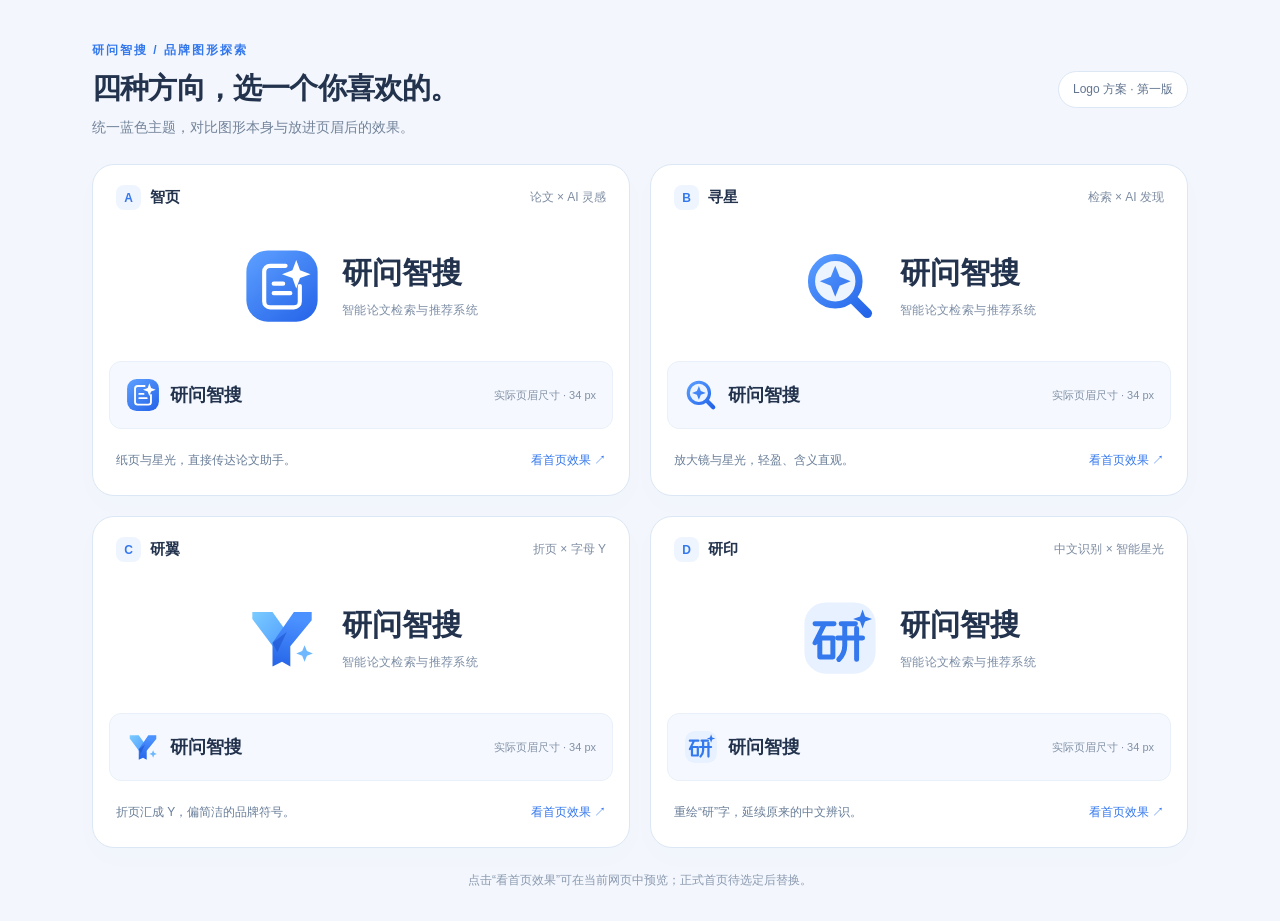
<file: frontend/brand-concepts-v1/index.html>
<!DOCTYPE html>
<html lang="zh-CN">
<head>
  <meta charset="UTF-8" />
  <meta name="viewport" content="width=device-width, initial-scale=1" />
  <title>研问智搜 · Logo 方案对比</title>
  <style>
    * { box-sizing:border-box; }
    body { margin:0; color:#23334d; background:#f3f7fd; font-family:Inter,"Microsoft YaHei",sans-serif; }
    main { max-width:1160px; margin:auto; padding:42px 32px 32px; }
    .page-top { display:flex; justify-content:space-between; align-items:center; margin-bottom:27px; }
    .eyebrow { margin:0 0 10px; color:#3478ed; font-size:12px; font-weight:650; letter-spacing:2px; }
    h1 { margin:0; font-size:29px; letter-spacing:-.8px; }
    .intro { margin:10px 0 0; color:#73839a; font-size:14px; }
    .tag { border:1px solid #dce7f5; border-radius:20px; padding:9px 14px; background:white; color:#60748f; font-size:12px; }
    .grid { display:grid; grid-template-columns:repeat(2,minmax(0,1fr)); gap:20px; }
    .card { overflow:hidden; border:1px solid #dce7f5; border-radius:22px; background:white; box-shadow:0 10px 28px #294b7a04; }
    .card-top { display:flex; justify-content:space-between; align-items:center; padding:20px 23px 0; }
    .label { display:flex; align-items:center; gap:9px; font-size:15px; font-weight:650; }
    .letter { display:grid; place-items:center; width:25px; height:25px; border-radius:8px; background:#eff5ff; color:#3478ed; font-size:12px; }
    .idea { color:#7d8ca2; font-size:12px; }
    .showcase { min-height:151px; display:flex; align-items:center; justify-content:center; gap:22px; padding:23px; }
    .large-icon { width:76px; height:76px; }
    .wordmark { font-size:30px; letter-spacing:.2px; font-weight:700; }
    .wordmark span,.header-brand span { color:#3478ed; }
    .subtitle { margin-top:8px; font-size:12px; letter-spacing:.4px; color:#7c8da5; }
    .in-header { display:flex; align-items:center; justify-content:space-between; gap:16px; margin:0 16px; padding:16px; background:#f5f9ff; border:1px solid #e9f0f9; border-radius:12px; }
    .header-brand { display:flex; align-items:center; gap:10px; font-size:18px; font-weight:650; white-space:nowrap; }
    .header-brand img { width:34px; height:34px; }
    .scale-label { color:#8190a5; font-size:11px; }
    .card-bottom { display:flex; justify-content:space-between; align-items:center; padding:16px 23px 19px; gap:16px; }
    .detail { margin:0; color:#687d98; font-size:12px; }
    .preview-button { border:0; padding:7px 0; background:none; color:#3478ed; font:inherit; font-size:12px; cursor:pointer; white-space:nowrap; }
    .preview-button:hover { color:#1c56c2; }
    button:focus-visible { outline:2px solid #3478ed; outline-offset:4px; border-radius:4px; }
    .footer { text-align:center; margin:24px 0 0; color:#8a99af; font-size:12px; }
    dialog { width:min(1440px,96vw); height:94vh; max-height:100vh; padding:0; border:1px solid #dce7f5; border-radius:18px; box-shadow:0 24px 100px #10284a33; }
    dialog::backdrop { background:#152d4c66; }
    .dialog-bar { height:54px; display:flex; align-items:center; justify-content:space-between; padding:0 22px; border-bottom:1px solid #e6eef8; }
    .dialog-bar strong { font-size:14px; }
    .close-button { background:#eff5ff; color:#3478ed; border:0; border-radius:8px; padding:7px 12px; font:inherit; font-size:12px; cursor:pointer; }
    iframe { display:block; width:100%; height:calc(100% - 54px); border:0; background:#f5f9ff; }
  </style>
</head>
<body>
  <main>
    <div class="page-top">
      <div>
        <p class="eyebrow">研问智搜 / 品牌图形探索</p>
        <h1>四种方向，选一个你喜欢的。</h1>
        <p class="intro">统一蓝色主题，对比图形本身与放进页眉后的效果。</p>
      </div>
      <span class="tag">Logo 方案 · 第一版</span>
    </div>
    <div class="grid">
      <article class="card">
        <div class="card-top"><div class="label"><span class="letter">A</span>智页</div><span class="idea">论文 × AI 灵感</span></div>
        <div class="showcase"><img class="large-icon" data-logo="a" alt="A 智页图标" /><div><div class="wordmark">研问智搜</div><div class="subtitle">智能论文检索与推荐系统</div></div></div>
        <div class="in-header"><div class="header-brand"><img data-logo="a" alt="" />研问智搜</div><span class="scale-label">实际页眉尺寸 · 34 px</span></div>
        <div class="card-bottom"><p class="detail">纸页与星光，直接传达论文助手。</p><button class="preview-button" data-concept="a">看首页效果 ↗</button></div>
      </article>
      <article class="card">
        <div class="card-top"><div class="label"><span class="letter">B</span>寻星</div><span class="idea">检索 × AI 发现</span></div>
        <div class="showcase"><img class="large-icon" data-logo="b" alt="B 寻星图标" /><div><div class="wordmark">研问智搜</div><div class="subtitle">智能论文检索与推荐系统</div></div></div>
        <div class="in-header"><div class="header-brand"><img data-logo="b" alt="" />研问智搜</div><span class="scale-label">实际页眉尺寸 · 34 px</span></div>
        <div class="card-bottom"><p class="detail">放大镜与星光，轻盈、含义直观。</p><button class="preview-button" data-concept="b">看首页效果 ↗</button></div>
      </article>
      <article class="card">
        <div class="card-top"><div class="label"><span class="letter">C</span>研翼</div><span class="idea">折页 × 字母 Y</span></div>
        <div class="showcase"><img class="large-icon" data-logo="c" alt="C 研翼图标" /><div><div class="wordmark">研问智搜</div><div class="subtitle">智能论文检索与推荐系统</div></div></div>
        <div class="in-header"><div class="header-brand"><img data-logo="c" alt="" />研问智搜</div><span class="scale-label">实际页眉尺寸 · 34 px</span></div>
        <div class="card-bottom"><p class="detail">折页汇成 Y，偏简洁的品牌符号。</p><button class="preview-button" data-concept="c">看首页效果 ↗</button></div>
      </article>
      <article class="card">
        <div class="card-top"><div class="label"><span class="letter">D</span>研印</div><span class="idea">中文识别 × 智能星光</span></div>
        <div class="showcase"><img class="large-icon" data-logo="d" alt="D 研印图标" /><div><div class="wordmark">研问智搜</div><div class="subtitle">智能论文检索与推荐系统</div></div></div>
        <div class="in-header"><div class="header-brand"><img data-logo="d" alt="" />研问智搜</div><span class="scale-label">实际页眉尺寸 · 34 px</span></div>
        <div class="card-bottom"><p class="detail">重绘“研”字，延续原来的中文辨识。</p><button class="preview-button" data-concept="d">看首页效果 ↗</button></div>
      </article>
    </div>
    <p class="footer">点击“看首页效果”可在当前网页中预览；正式首页待选定后替换。</p>
  </main>
  <dialog id="preview-dialog" aria-labelledby="preview-title">
    <div class="dialog-bar"><strong id="preview-title">首页预览</strong><button class="close-button" id="close-preview">关闭预览</button></div>
    <iframe id="home-preview" title="所选 Logo 的首页预览"></iframe>
  </dialog>
  <script>
    // 仅修改预览窗口里的品牌，生产首页及检索逻辑不参与方案选择。
    const concepts = {
      a:{name:'A · 智页',file:'a-paper-spark.svg',src:'[data-uri]'},
      b:{name:'B · 寻星',file:'b-search-spark.svg',src:'[data-uri]'},
      c:{name:'C · 研翼',file:'c-folded-y.svg',src:'[data-uri]'},
      d:{name:'D · 研印',file:'d-yan-character.svg',src:'[data-uri]'}
    };
    // 内嵌 SVG 指定标准 MIME，避免 Windows 静态服务将 svg 识别为 image/svg。
    document.querySelectorAll('[data-logo]').forEach(img => {
      img.src = concepts[img.dataset.logo].src;
    });
    const dialog = document.getElementById('preview-dialog');
    const frame = document.getElementById('home-preview');
    document.querySelectorAll('[data-concept]').forEach(button => {
      button.addEventListener('click', () => {
        const id = button.dataset.concept;
        const concept = concepts[id];
        document.getElementById('preview-title').textContent = concept.name + ' / 首页效果';
        // iframe 与主页面同源；每次打开重新导航，关闭后不留下临时修改。
        frame.onload = () => {
          const doc = frame.contentDocument;
          const icon = doc.createElement('img');
          icon.src = concept.src;
          icon.dataset.logo = id;
          icon.alt = '';
          icon.width = icon.height = 34;
          icon.style.display = 'block';
          doc.querySelector('.brand-icon').replaceWith(icon);
          const name = doc.querySelector('.brand-name');
          name.innerHTML = '研问智搜';
        };
        frame.src = '/?ui=logo-preview-' + button.dataset.concept;
        dialog.showModal();
      });
    });
    document.getElementById('close-preview').addEventListener('click', () => dialog.close());
    dialog.addEventListener('close', () => {
      frame.onload = null;
      frame.src = 'about:blank';
    });
  </script>
</body>
</html>
</file>
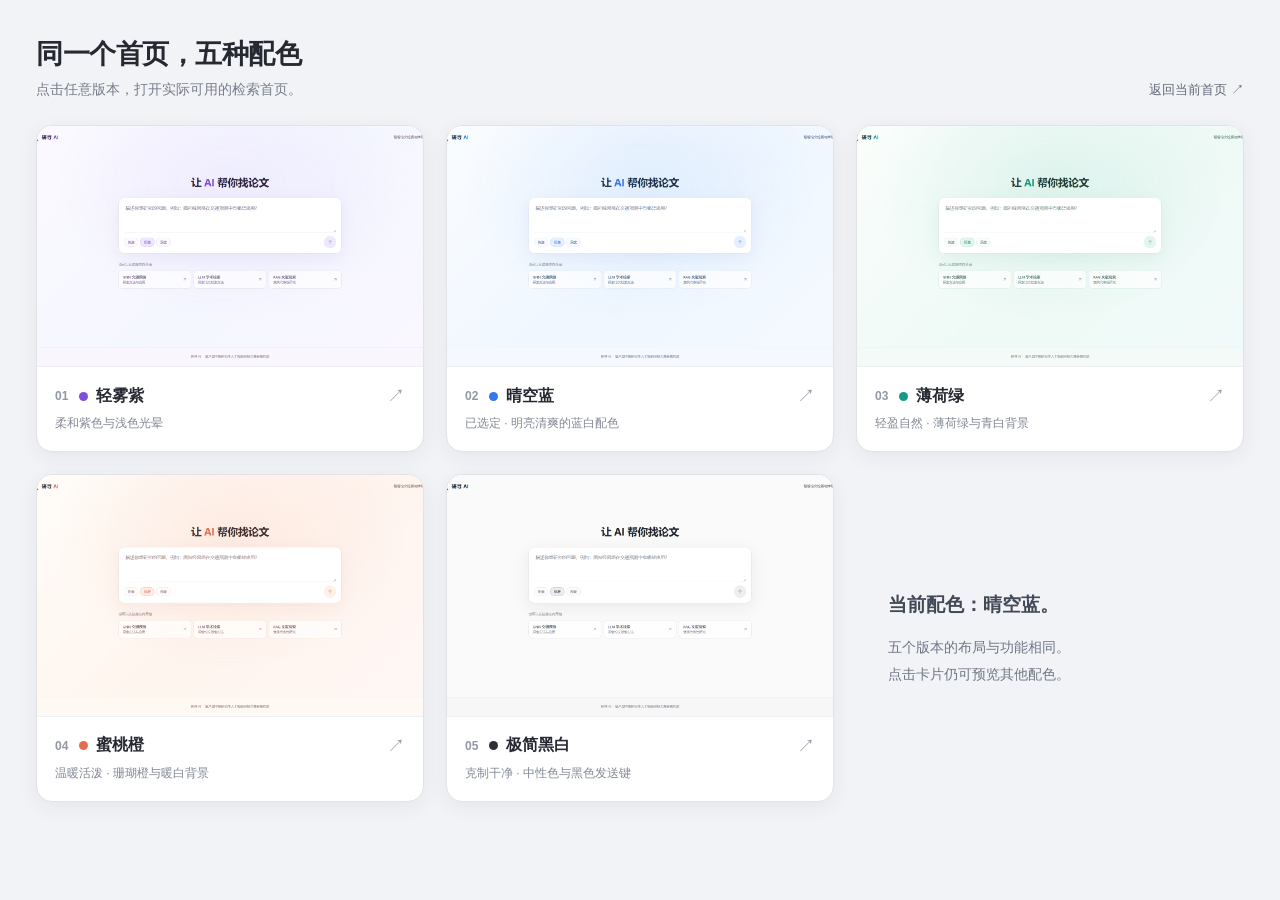
<file: frontend/theme-preview.html>
<!doctype html>
<html lang="zh-CN">
<head>
  <meta charset="utf-8" />
  <meta name="viewport" content="width=device-width, initial-scale=1" />
  <title>研问智搜 · 首页配色对比</title>
  <style>
    * { box-sizing:border-box; }
    body { margin:0; padding:36px; font-family:-apple-system,BlinkMacSystemFont,"Segoe UI","Microsoft YaHei",sans-serif; color:#262932; background:#f2f3f6; }
    main { max-width:1600px; margin:auto; }
    header { display:flex; justify-content:space-between; align-items:end; gap:24px; margin-bottom:26px; }
    h1 { margin:0 0 9px; font-size:27px; letter-spacing:-.5px; }
    header p { margin:0; color:#777d8b; font-size:14px; }
    header a { color:#626977; font-size:13px; text-decoration:none; white-space:nowrap; }
    .grid { display:grid; grid-template-columns:repeat(3,minmax(0,1fr)); gap:22px; }
    .theme { display:block; overflow:hidden; border:1px solid #e1e3e9; border-radius:16px; background:#fff; color:inherit; text-decoration:none; box-shadow:0 5px 20px #242d4010; transition:transform .15s,box-shadow .15s; }
    .theme:hover { transform:translateY(-3px); box-shadow:0 9px 26px #242d401b; }
    .theme:focus-visible { outline:3px solid #7386b2; outline-offset:4px; }
    .theme img { display:block; width:100%; aspect-ratio:16/10; object-fit:cover; border-bottom:1px solid #eef0f4; }
    .caption { padding:17px 18px 19px; }
    .name { display:flex; align-items:center; gap:8px; font-size:16px; font-weight:650; }
    .number { font-size:12px; color:#9298a4; margin-right:3px; }
    .dot { width:9px; height:9px; border-radius:50%; background:var(--color); }
    .desc { margin:7px 0 0; font-size:12px; color:#828794; }
    .arrow { margin-left:auto; color:#9aa0ab; font-size:18px; font-weight:400; }
    .note { display:flex; flex-direction:column; justify-content:center; align-items:flex-start; padding:32px; color:#6f7787; }
    .note strong { color:#424957; font-size:19px; line-height:1.8; }
    .note p { margin:12px 0 0; font-size:14px; line-height:1.9; }
    @media (max-width:1250px) { .grid { grid-template-columns:repeat(2,minmax(0,1fr)); } }
  </style>
</head>
<body>
  <main>
    <header>
      <div><h1>同一个首页，五种配色</h1><p>点击任意版本，打开实际可用的检索首页。</p></div>
      <a href="/">返回当前首页 ↗</a>
    </header>
    <!-- 缩略图来自真实首页截图；链接仍指向同一套检索页面。 -->
    <div class="grid">
      <a class="theme" href="/?theme=lilac" target="_blank" rel="noopener" style="--color:#8050db">
        <img src="/frontend/theme-previews/lilac.png" alt="浅紫主题首页预览" />
        <div class="caption"><div class="name"><span class="number">01</span><span class="dot"></span>轻雾紫<span class="arrow">↗</span></div><p class="desc">柔和紫色与浅色光晕</p></div>
      </a>
      <a class="theme" href="/?theme=sky" target="_blank" rel="noopener" style="--color:#3478ed">
        <img src="/frontend/theme-previews/sky.png" alt="晴空蓝主题首页预览" />
        <div class="caption"><div class="name"><span class="number">02</span><span class="dot"></span>晴空蓝<span class="arrow">↗</span></div><p class="desc">已选定 · 明亮清爽的蓝白配色</p></div>
      </a>
      <a class="theme" href="/?theme=mint" target="_blank" rel="noopener" style="--color:#159b85">
        <img src="/frontend/theme-previews/mint.png" alt="薄荷绿主题首页预览" />
        <div class="caption"><div class="name"><span class="number">03</span><span class="dot"></span>薄荷绿<span class="arrow">↗</span></div><p class="desc">轻盈自然 · 薄荷绿与青白背景</p></div>
      </a>
      <a class="theme" href="/?theme=peach" target="_blank" rel="noopener" style="--color:#e26d52">
        <img src="/frontend/theme-previews/peach.png" alt="蜜桃橙主题首页预览" />
        <div class="caption"><div class="name"><span class="number">04</span><span class="dot"></span>蜜桃橙<span class="arrow">↗</span></div><p class="desc">温暖活泼 · 珊瑚橙与暖白背景</p></div>
      </a>
      <a class="theme" href="/?theme=ink" target="_blank" rel="noopener" style="--color:#2e3036">
        <img src="/frontend/theme-previews/ink.png" alt="极简黑白主题首页预览" />
        <div class="caption"><div class="name"><span class="number">05</span><span class="dot"></span>极简黑白<span class="arrow">↗</span></div><p class="desc">克制干净 · 中性色与黑色发送键</p></div>
      </a>
      <div class="note"><strong>当前配色：晴空蓝。</strong><p>五个版本的布局与功能相同。<br />点击卡片仍可预览其他配色。</p></div>
    </div>
  </main>
</body>
</html>
</file>
<file: frontend/themes.css>
/* 首页与结果共用主题色；只替换颜色与阴影，保留现有布局和检索逻辑。 */
:root {
  /* 01 浅紫预览。默认首页由 theme=sky 使用下方的蓝色配置。 */
  --home-background: linear-gradient(135deg, #fcfaff 0%, #f5f7ff 55%, #faf7ff 100%);
  --home-glow: rgba(167,139,250,.10);
  --home-text: #30253f;
  --home-secondary: #786487;
  --home-muted: #95839f;
  --home-placeholder: #8a8099;
  --home-accent: #8050db;
  --home-soft: #f0e7ff;
  --home-control: #fcfaff;
  --home-border: #e4ddee;
  --home-hover-border: #cdb2ee;
  --home-divider: #f0eaf6;
  --home-shadow: 103,75,157;
  --home-send: #8050db;
  --home-send-hover: #6d3cc2;
  --home-send-empty: #eee8fb;
  --home-send-empty-icon: #b6a2d5;
  --home-footer: #f9f7fd;
}

/* 02 晴空蓝：白底与蓝色光晕，强调清爽感。 */
:root[data-theme="sky"] {
  --home-background: linear-gradient(135deg, #fbfdff 0%, #f0f7ff 55%, #f5faff 100%);
  --home-glow: rgba(96,165,250,.12);
  --home-text: #23334d;
  --home-secondary: #526985;
  --home-muted: #7a8da7;
  --home-placeholder: #7b8ba2;
  --home-accent: #3478ed;
  --home-soft: #e6f0ff;
  --home-control: #f8fbff;
  --home-border: #dce7f5;
  --home-hover-border: #adcbf4;
  --home-divider: #edf2fa;
  --home-shadow: 66,112,180;
  --home-send: #3478ed;
  --home-send-hover: #2467d6;
  --home-send-empty: #e5efff;
  --home-send-empty-icon: #8baddd;
  --home-footer: #f5f9ff;
}

/* 03 薄荷绿：绿色强调与轻微青色背景。 */
:root[data-theme="mint"] {
  --home-background: linear-gradient(135deg, #fbfefc 0%, #effaf6 55%, #f2fbfb 100%);
  --home-glow: rgba(82,196,164,.12);
  --home-text: #243e36;
  --home-secondary: #55786c;
  --home-muted: #7d998f;
  --home-placeholder: #7c938b;
  --home-accent: #159b85;
  --home-soft: #e2f5ee;
  --home-control: #f8fdfb;
  --home-border: #d9eae2;
  --home-hover-border: #a4d9c6;
  --home-divider: #eaf4ef;
  --home-shadow: 52,130,107;
  --home-send: #159b85;
  --home-send-hover: #107e6c;
  --home-send-empty: #e2f5ee;
  --home-send-empty-icon: #91bfb2;
  --home-footer: #f4faf7;
}

/* 04 蜜桃橙：暖白背景与珊瑚橙强调。 */
:root[data-theme="peach"] {
  --home-background: linear-gradient(135deg, #fffdf9 0%, #fff5ef 55%, #fff8f6 100%);
  --home-glow: rgba(251,164,133,.14);
  --home-text: #44312d;
  --home-secondary: #85675e;
  --home-muted: #a08378;
  --home-placeholder: #9a857e;
  --home-accent: #e26d52;
  --home-soft: #ffebe2;
  --home-control: #fffbf8;
  --home-border: #f0dfd5;
  --home-hover-border: #efbeaa;
  --home-divider: #f8eee7;
  --home-shadow: 167,105,79;
  --home-send: #e26d52;
  --home-send-hover: #cb543a;
  --home-send-empty: #fff0e8;
  --home-send-empty-icon: #dcb09c;
  --home-footer: #fff9f4;
}

/* 05 极简黑白：去掉彩色光晕，用黑色强调关键入口。 */
:root[data-theme="ink"] {
  --home-background: #fafafa;
  --home-glow: transparent;
  --home-text: #24262b;
  --home-secondary: #62656d;
  --home-muted: #8a8d94;
  --home-placeholder: #858890;
  --home-accent: #24262b;
  --home-soft: #ededf0;
  --home-control: #fcfcfd;
  --home-border: #e3e3e7;
  --home-hover-border: #b7b8c1;
  --home-divider: #efeff2;
  --home-shadow: 45,46,53;
  --home-send: #2e3036;
  --home-send-hover: #101115;
  --home-send-empty: #eeeeef;
  --home-send-empty-icon: #a7a7ae;
  --home-footer: #f7f7f8;
}

/* 统一应用首页颜色，尺寸、排版和圆形箭头保持一致。 */
.hero { background:var(--home-background); }
.hero::before { background:radial-gradient(ellipse at 50% 28%,var(--home-glow),transparent 58%); }
.hero .brand-ai { color:var(--home-accent); }
.hero .brand-name,.hero .welcome-title { color:var(--home-text); }
.hero .brand-en { color:var(--home-secondary); }
.hero .welcome-accent { color:var(--home-accent); }
.hero .search-composer { border-color:var(--home-border); box-shadow:0 16px 52px rgba(var(--home-shadow),.08); }
.hero .search-composer:focus-within { border-color:var(--home-hover-border); box-shadow:0 16px 52px rgba(var(--home-shadow),.10),0 0 0 3px rgba(var(--home-shadow),.08); }
.hero #query { color:var(--home-text); }
.hero #query::placeholder { color:var(--home-placeholder); }
.hero .composer-tools { border-color:var(--home-divider); }
.hero #searchBtn { background:var(--home-send); color:#fff; }
.hero #searchBtn:not(:disabled):hover { background:var(--home-send-hover); }
/* 空白输入时淡色禁用，填写有效内容后使用主题色和白色箭头。 */
.hero #searchBtn:disabled { background:var(--home-send-empty); color:var(--home-send-empty-icon); }
/* 等待响应时仍显示主题色，但降低透明度，并保持不可重复发送。 */
.hero #searchBtn[aria-busy="true"] { background:var(--home-send); color:#fff; opacity:.55; cursor:wait; }
.hero .mode-btn { border-color:var(--home-border); background:var(--home-control); color:var(--home-secondary); }
.hero .mode-btn:hover { border-color:var(--home-hover-border); background:var(--home-soft); }
.hero .mode-btn.active { color:var(--home-accent); border-color:var(--home-hover-border); background:var(--home-soft); }
.hero .mode-btn:focus-visible,.hero #searchBtn:focus-visible,.hero .eg-btn:focus-visible { outline-color:var(--home-accent); }
.hero .examples-lbl,.hero .eg-desc,.hero .eg-arrow { color:var(--home-muted); }
.hero .eg-btn { border-color:var(--home-border); color:var(--home-secondary); }
.hero .eg-btn:hover { border-color:var(--home-hover-border); }
footer { color:var(--home-muted); background:var(--home-footer); border-color:var(--home-divider); }
footer em { color:var(--home-muted); }

/* 结果区原来使用深色变量，统一映射到当前浅色主题，避免上下两套配色。 */
:root {
  --bg: var(--home-footer);
  --card: #fff;
  --card2: var(--home-control);
  --border: var(--home-border);
  --border-h: var(--home-hover-border);
  --cyan: var(--home-send-hover);
  --cyan2: var(--home-send-hover);
  --blue: var(--home-send-hover);
  --purple: #7c3aed;
  --green: #0f766e;
  --amber: #a16207;
  --red: #b91c1c;
  --text: var(--home-text);
  --text2: var(--home-secondary);
  --muted: #5f7088;
  --shadow: 0 4px 24px rgba(var(--home-shadow),.05);
  --shadow-h: 0 8px 28px rgba(var(--home-shadow),.10);
}

/* 背景、工具栏和操作按钮与首页衔接，去掉旧深色网格与光球。 */
body::before,.bg-orbs { display:none; }
a:hover { color:var(--home-send-hover); }
.result-actions { background:rgba(255,255,255,.96); }
.action-title { color:var(--text2); }
.action-btn,.plink-btn,.back-to-search { background:var(--card); color:var(--cyan); border-color:var(--border); }
.action-btn:hover,.plink-btn:hover,.back-to-search:hover { background:var(--home-soft); color:var(--cyan); border-color:var(--border-h); }
.rs-btn { background:var(--card); }
.rs-btn:hover { background:var(--home-control); }
.rs-btn.active,.rs-btn.active:hover { background:var(--cyan); color:#fff; border-color:var(--cyan); }

/* 论文卡片与展开详情使用白底和浅蓝层次，最高相关论文以主题色边框标记。 */
.sec:hover,.pcard:hover,.info-card:hover { border-color:var(--border-h); }
.sec-head { background:var(--card2); border-color:var(--border); }
/* 区块图标原为行内指定颜色，因此在主题层统一覆盖其前景与背景。 */
.sec-ico { background:var(--home-soft) !important; color:var(--cyan) !important; }
.paper-details,.info-card,.mcard,.helios-step { background:var(--card2); border-color:var(--border); }
.pcard.pcard-best { border-color:var(--home-hover-border); box-shadow:0 0 0 1px var(--home-soft),var(--shadow); }
.rb-best { background:var(--home-soft); color:var(--cyan); border-color:var(--home-hover-border); }
.pnum { background:var(--home-soft); color:var(--cyan); border-color:var(--home-hover-border); }
.pmeta-sep { color:var(--border-h); }
.preason { background:var(--home-control); color:var(--text2); border-left-color:var(--home-accent); }
.pscore-big { background:none; color:var(--cyan); -webkit-text-fill-color:currentColor; }
.pscoreexp { background:#fffbeb; color:#92400e; border-left-color:#e9bc62; }
.bar-track { background:var(--home-border); }
.hint,.qlist li { background:var(--home-control); border-color:var(--border); }
.hint { border-left-color:var(--home-accent); }
.src-chip,.term-chip,.api-oa { background:var(--home-soft); border-color:var(--border); color:var(--cyan); }
.rb-first { color:var(--green); }
.api-ax { color:var(--red); }
.kw4 { color:#2563eb; }

/* 运行记录、表格和关联图谱也使用浅色底，保证展开后仍清楚可读。 */
.ilabel,.fn-stat,.mlbl { color:var(--text2); }
.mnum.zero { color:var(--muted); }
.mcard:hover { border-color:var(--border-h); box-shadow:var(--shadow-h); }
.flow-node { background:var(--home-control); border-color:var(--border); }
.flow-node:hover { background:var(--home-soft); border-color:var(--border-h); }
.flow-arrow { color:var(--border-h); }
.div { background:var(--border); }
.rtbl th { background:var(--home-control); border-color:var(--border); }
.rtbl td { border-color:var(--border); }
.rtbl tbody tr:hover td { background:var(--home-control); }
.g-edge { stroke:var(--home-hover-border); }
.g-edge.hot { stroke:var(--home-accent); }
.g-hublabel { fill:var(--text); }
.graph-tip { background:var(--card); border-color:var(--border-h); box-shadow:var(--shadow-h); }
.scan-wrap { background:var(--home-soft); }

/* 保留异常和提醒的语义色，并将原深色界面的浅色文字改为可读的深色。 */
.search-notice { background:#fffbeb; color:#92400e; border-color:#f0d798; }
.err-title,.err-badge,.err-retry-btn { color:var(--red); }
.err-badge,.err-retry-btn { background:#fff1f2; border-color:#fecdd3; }
.err-retry-btn:hover { background:#ffe4e6; border-color:#fda4af; }
.err-detail { background:#fff8f8; }
::-webkit-scrollbar-thumb { background:var(--home-hover-border); }
::-webkit-scrollbar-thumb:hover { background:var(--home-accent); }
</file>
